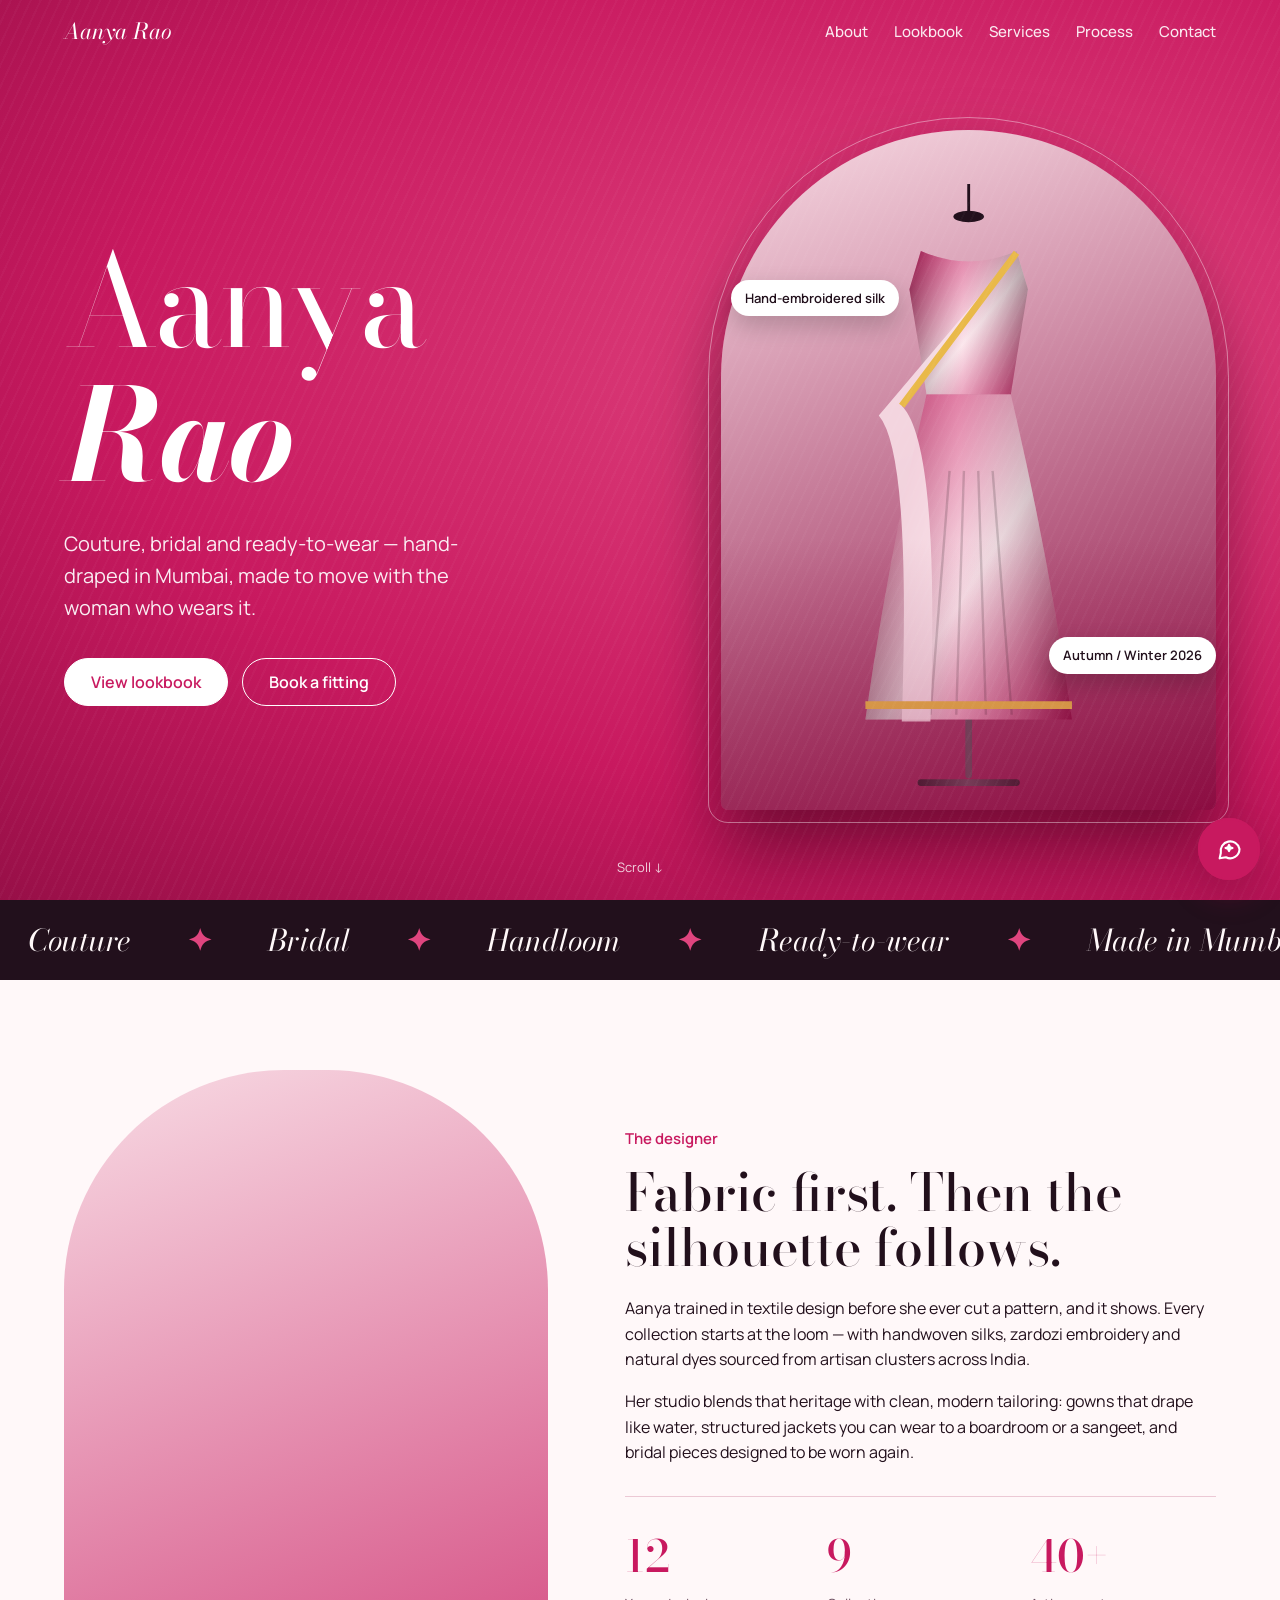
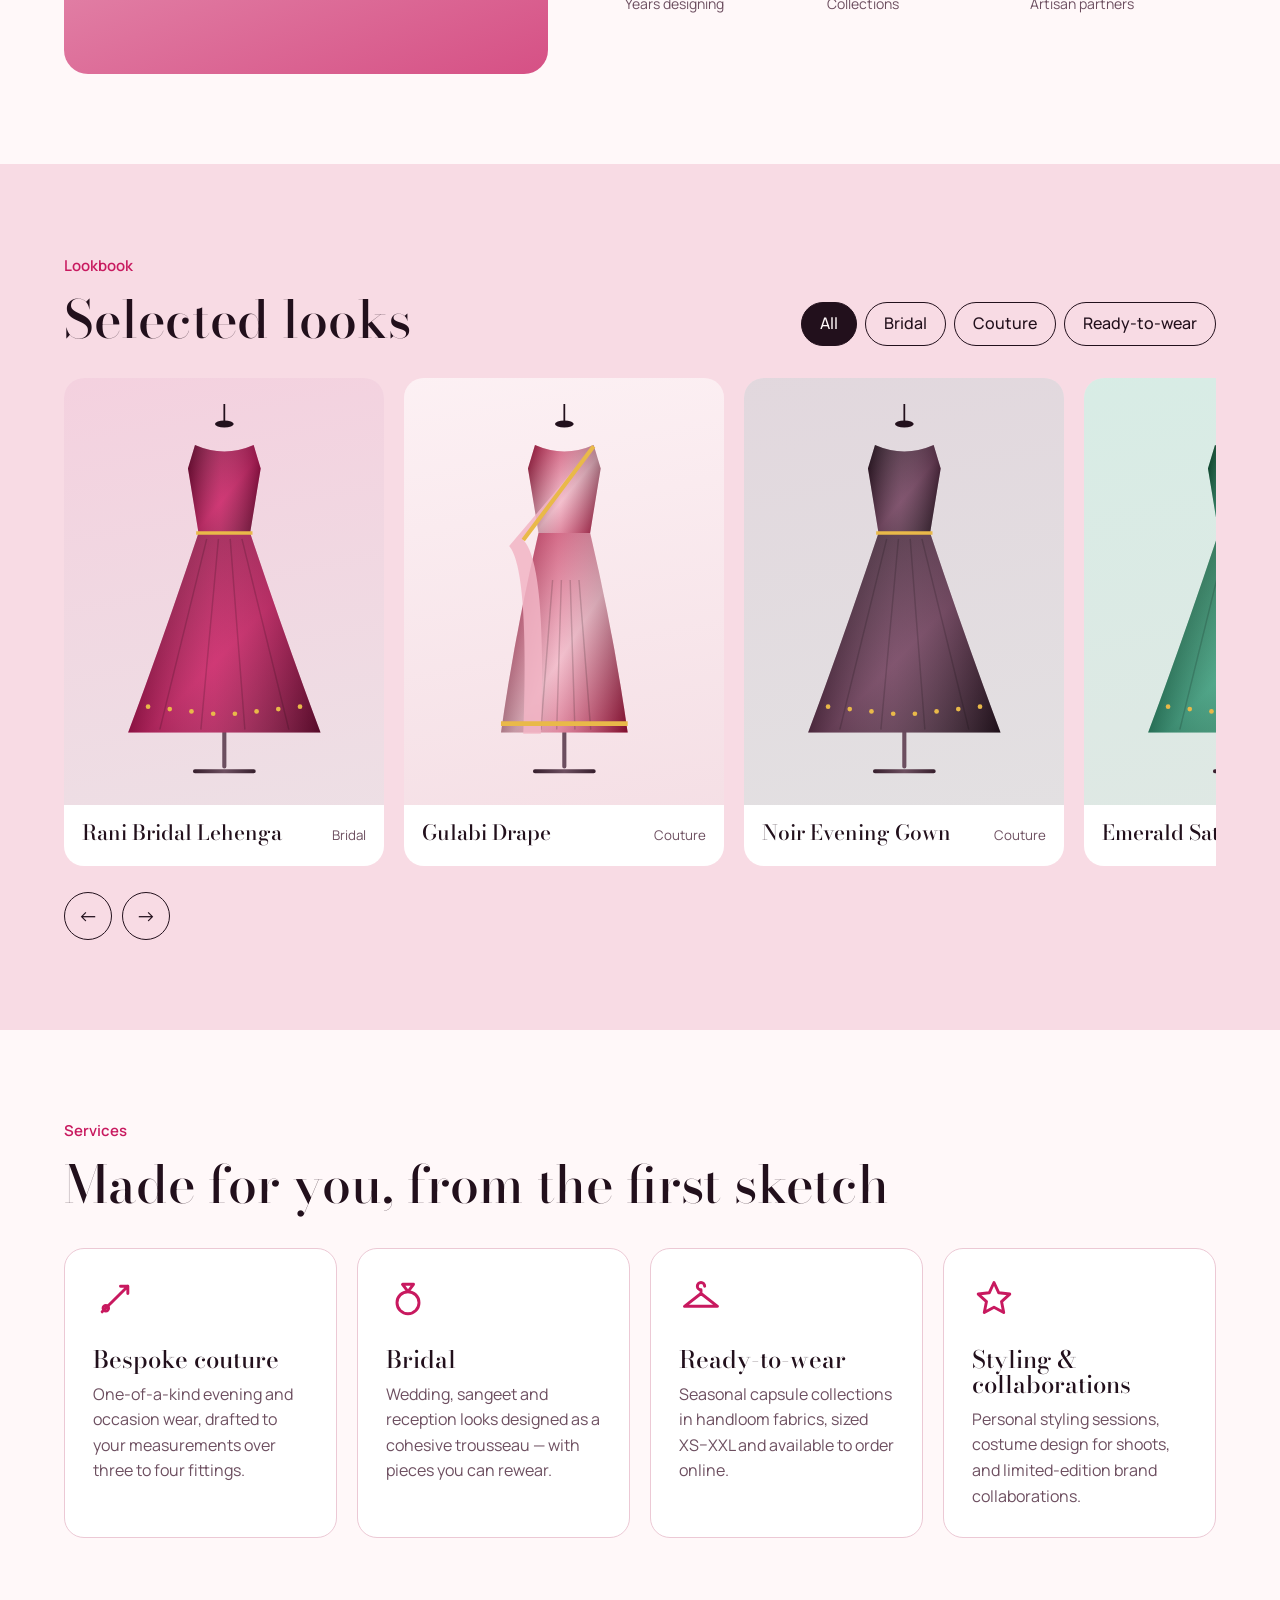
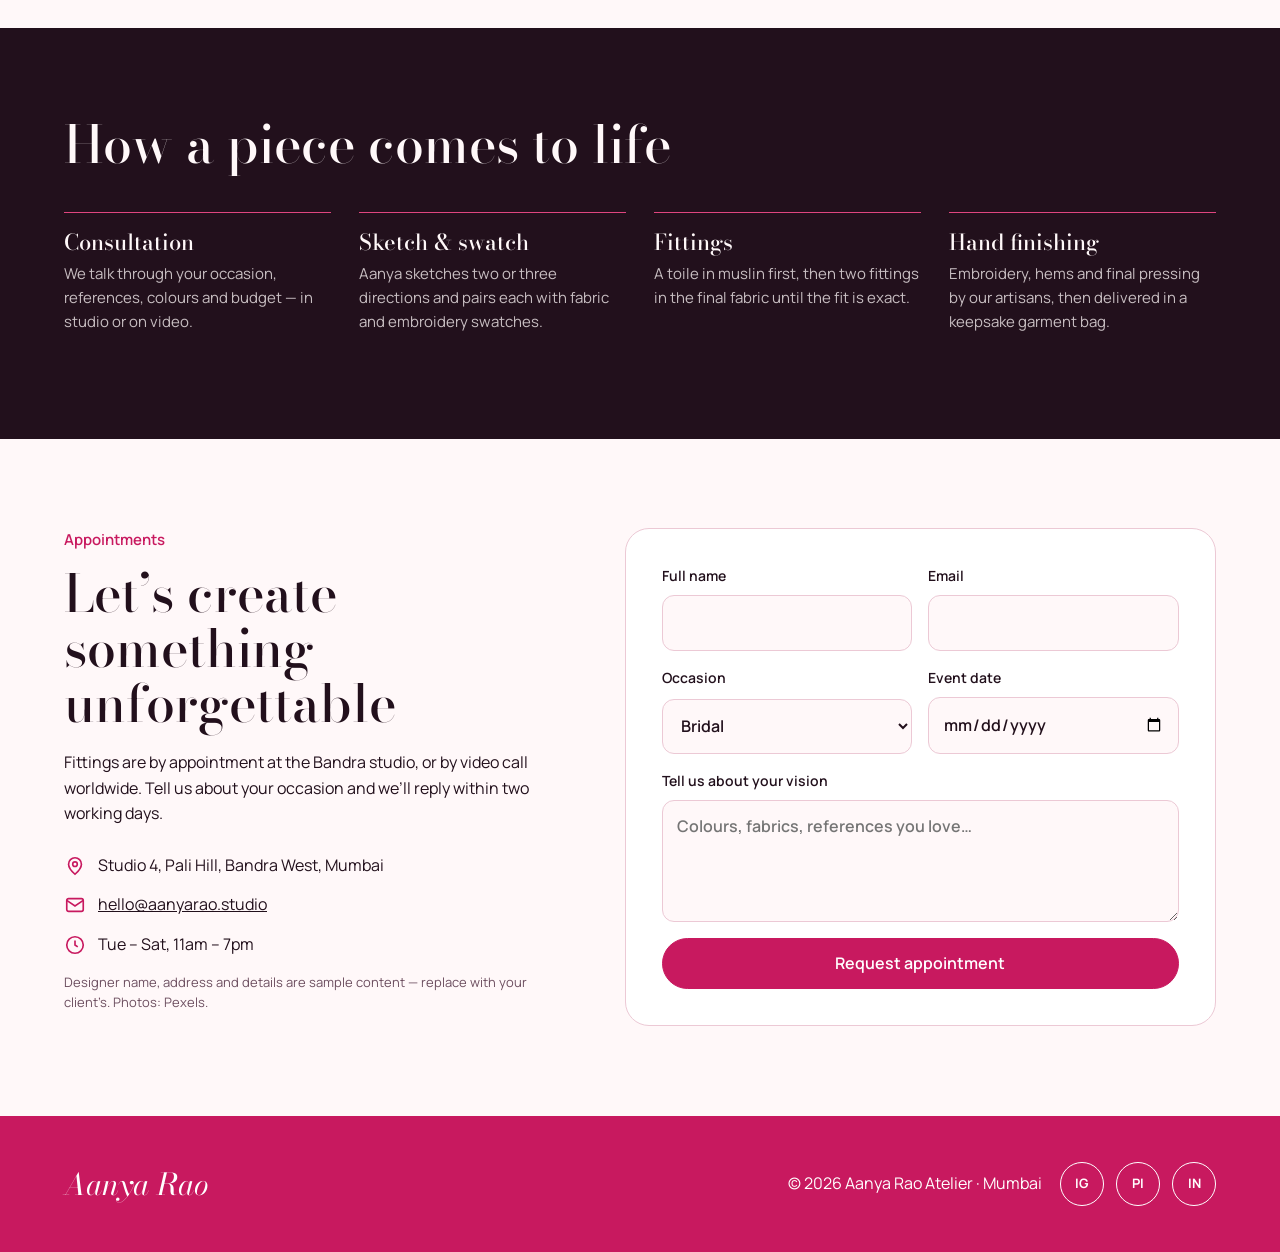
<file: p/index.html>
<!DOCTYPE html>
<html lang="en">
<head>
<meta charset="utf-8">
<meta name="viewport" content="width=device-width, initial-scale=1">
<title>Aanya Rao Atelier</title>
<link rel="preconnect" href="https://fonts.googleapis.com">
<link rel="preconnect" href="https://fonts.gstatic.com" crossorigin>
<link href="https://fonts.googleapis.com/css2?family=Bodoni+Moda:ital,opsz,wght@0,6..96,400..800;1,6..96,400..700&family=Manrope:wght@400;500;600;700&display=swap" rel="stylesheet">
<link rel="stylesheet" href="style.css">
</head>
<body>

<nav id="nav">
  <a class="logo" href="#top">Aanya Rao</a>
  <ul id="links">
    <li><a href="#about">About</a></li>
    <li><a href="#lookbook">Lookbook</a></li>
    <li><a href="#services">Services</a></li>
    <li><a href="#process">Process</a></li>
    <li><a href="#contact">Contact</a></li>
  </ul>
  <button class="menu" id="menu" aria-label="Open menu" aria-expanded="false"><span></span><span></span><span></span></button>
</nav>

<header class="hero" id="top">
  <div class="rv in">
    <h1>Aanya <em>Rao</em></h1>
    <p class="lede">Couture, bridal and ready-to-wear — hand-draped in Mumbai, made to move with the woman who wears it.</p>
    <div class="btns">
      <a class="btn fill" href="#lookbook">View lookbook</a>
      <a class="btn ghost" href="#contact">Book a fitting</a>
    </div>
  </div>
  <div class="stage">
    <div class="frame"><svg id="heroArt" viewBox="0 0 400 640" aria-hidden="true"></svg><img src="https://images.pexels.com/photos/19668292/pexels-photo-19668292.jpeg?auto=compress&cs=tinysrgb&w=1000" alt="Model in a pink silk saree standing in a meadow" fetchpriority="high" onerror="this.remove()"></div>
    <span class="tag t1">Hand-embroidered silk</span>
    <span class="tag t2">Autumn / Winter 2026</span>
  </div>
  <span class="scrollcue">Scroll ↓</span>
</header>

<div class="marq" aria-hidden="true"><div id="mq"></div></div>

<section class="band" id="about">
  <div class="wrap about">
    <div class="portrait rv"><img src="https://images.pexels.com/photos/3984883/pexels-photo-3984883.jpeg?auto=compress&cs=tinysrgb&w=900" alt="Fashion designer holding a sketchbook in her studio" loading="lazy" onerror="this.remove()"></div>
    <div class="rv">
      <span class="kicker">The designer</span>
      <h2>Fabric first. Then the silhouette follows.</h2>
      <p style="margin-top:22px">Aanya trained in textile design before she ever cut a pattern, and it shows. Every collection starts at the loom — with handwoven silks, zardozi embroidery and natural dyes sourced from artisan clusters across India.</p>
      <p>Her studio blends that heritage with clean, modern tailoring: gowns that drape like water, structured jackets you can wear to a boardroom or a sangeet, and bridal pieces designed to be worn again.</p>
      <div class="stats">
        <div><b>12</b><span>Years designing</span></div>
        <div><b>9</b><span>Collections</span></div>
        <div><b>40+</b><span>Artisan partners</span></div>
      </div>
    </div>
  </div>
</section>

<section class="band lb" id="lookbook">
  <div class="wrap">
    <div class="lbhead rv">
      <div><span class="kicker">Lookbook</span><h2>Selected looks</h2></div>
      <div class="filters" id="filters"></div>
    </div>
    <div class="strip" id="strip" tabindex="0" aria-label="Lookbook, use arrow keys to browse"></div>
    <div class="arrows"><button id="prev" aria-label="Previous look">←</button><button id="next" aria-label="Next look">→</button></div>
  </div>
</section>

<section class="band" id="services">
  <div class="wrap">
    <span class="kicker rv">Services</span>
    <h2 class="rv">Made for you, from the first sketch</h2>
    <div class="svc" id="svc"></div>
  </div>
</section>

<section class="band proc" id="process">
  <div class="wrap">
    <h2 class="rv">How a piece comes to life</h2>
    <div class="steps" id="steps"></div>
  </div>
</section>

<section class="band" id="contact">
  <div class="wrap contact">
    <div class="rv">
      <span class="kicker">Appointments</span>
      <h2>Let’s create something unforgettable</h2>
      <p style="margin-top:20px">Fittings are by appointment at the Bandra studio, or by video call worldwide. Tell us about your occasion and we’ll reply within two working days.</p>
      <ul class="info">
        <li><svg viewBox="0 0 24 24" fill="none" stroke="currentColor" stroke-width="1.8"><path d="M12 21s-7-6.2-7-11a7 7 0 0114 0c0 4.8-7 11-7 11z"/><circle cx="12" cy="10" r="2.5"/></svg>Studio 4, Pali Hill, Bandra West, Mumbai</li>
        <li><svg viewBox="0 0 24 24" fill="none" stroke="currentColor" stroke-width="1.8"><rect x="3" y="5" width="18" height="14" rx="2"/><path d="M3 7l9 6 9-6"/></svg><a href="mailto:hello@aanyarao.studio">hello@aanyarao.studio</a></li>
        <li><svg viewBox="0 0 24 24" fill="none" stroke="currentColor" stroke-width="1.8"><circle cx="12" cy="12" r="9"/><path d="M12 7v5l3 2"/></svg>Tue – Sat, 11am – 7pm</li>
      </ul>
      <p class="note">Designer name, address and details are sample content — replace with your client’s. Photos: Pexels.</p>
    </div>
    <form id="form" class="rv" novalidate>
      <div class="row">
        <label>Full name<input id="fname" required autocomplete="name"></label>
        <label>Email<input id="femail" type="email" required autocomplete="email"></label>
      </div>
      <div class="row">
        <label>Occasion<select id="focc"><option>Bridal</option><option>Couture / evening</option><option>Ready-to-wear</option><option>Styling session</option><option>Collaboration</option></select></label>
        <label>Event date<input id="fdate" type="date"></label>
      </div>
      <label>Tell us about your vision<textarea id="fmsg" placeholder="Colours, fabrics, references you love…"></textarea></label>
      <input type="checkbox" id="botcheck" name="botcheck" class="hp" tabindex="-1" autocomplete="off" aria-hidden="true">
      <button class="btn" type="submit">Request appointment</button>
      <div class="ok" id="ok" role="status"></div>
    </form>
  </div>
</section>

<footer>
  <a class="logo" href="#top">Aanya Rao</a>
  <span>© 2026 Aanya Rao Atelier · Mumbai</span>
  <div class="soc"><a href="#contact" aria-label="Instagram">IG</a><a href="#contact" aria-label="Pinterest">PI</a><a href="#contact" aria-label="LinkedIn">IN</a></div>
</footer>

<!-- AI style assistant -->
<button class="fab" id="chatFab" aria-label="Chat with the style assistant" aria-expanded="false" aria-controls="chat">
  <svg class="i-chat" viewBox="0 0 24 24" fill="none" stroke="currentColor" stroke-width="1.8" stroke-linecap="round" stroke-linejoin="round" aria-hidden="true"><path d="M21 12a8 8 0 01-11.6 7.1L4 20l1-4.6A8 8 0 1121 12z"/><path d="M12 8.5l.9 2 2.1.6-2.1.7-.9 2-.9-2-2.1-.7 2.1-.6z" fill="currentColor"/></svg>
  <svg class="i-x" viewBox="0 0 24 24" fill="none" stroke="currentColor" stroke-width="2" stroke-linecap="round" aria-hidden="true"><path d="M6 6l12 12M18 6L6 18"/></svg>
</button>
<section class="chat" id="chat" role="dialog" aria-label="Style assistant">
  <header class="chat-h">
    <span class="av" aria-hidden="true">AR</span>
    <div><b>Style assistant</b><small>AI · usually replies instantly</small></div>
    <button id="chatClose" aria-label="Close chat">×</button>
  </header>
  <div class="chat-log" id="chatLog" aria-live="polite"></div>
  <div class="chat-sugg" id="chatSugg">
    <button type="button">How long does bridal take?</button>
    <button type="button">What fabrics do you use?</button>
    <button type="button">How do I book a fitting?</button>
  </div>
  <form class="chat-f" id="chatForm">
    <input id="chatIn" placeholder="Ask about outfits, fittings…" autocomplete="off" maxlength="500" aria-label="Your message">
    <button aria-label="Send"><svg viewBox="0 0 24 24" fill="none" stroke="currentColor" stroke-width="2" stroke-linecap="round" stroke-linejoin="round"><path d="M5 12h14M13 6l6 6-6 6"/></svg></button>
  </form>
</section>

<div class="lbx" id="lbx" role="dialog" aria-modal="true" aria-labelledby="lbt">
  <button class="x" id="lbclose" aria-label="Close">×</button>
  <div class="box"><div class="pic" id="lbpic"></div><div class="txt" id="lbtxt"></div></div>
</div>

<script src="script.js" defer></script>
</body>
</html>
</file>
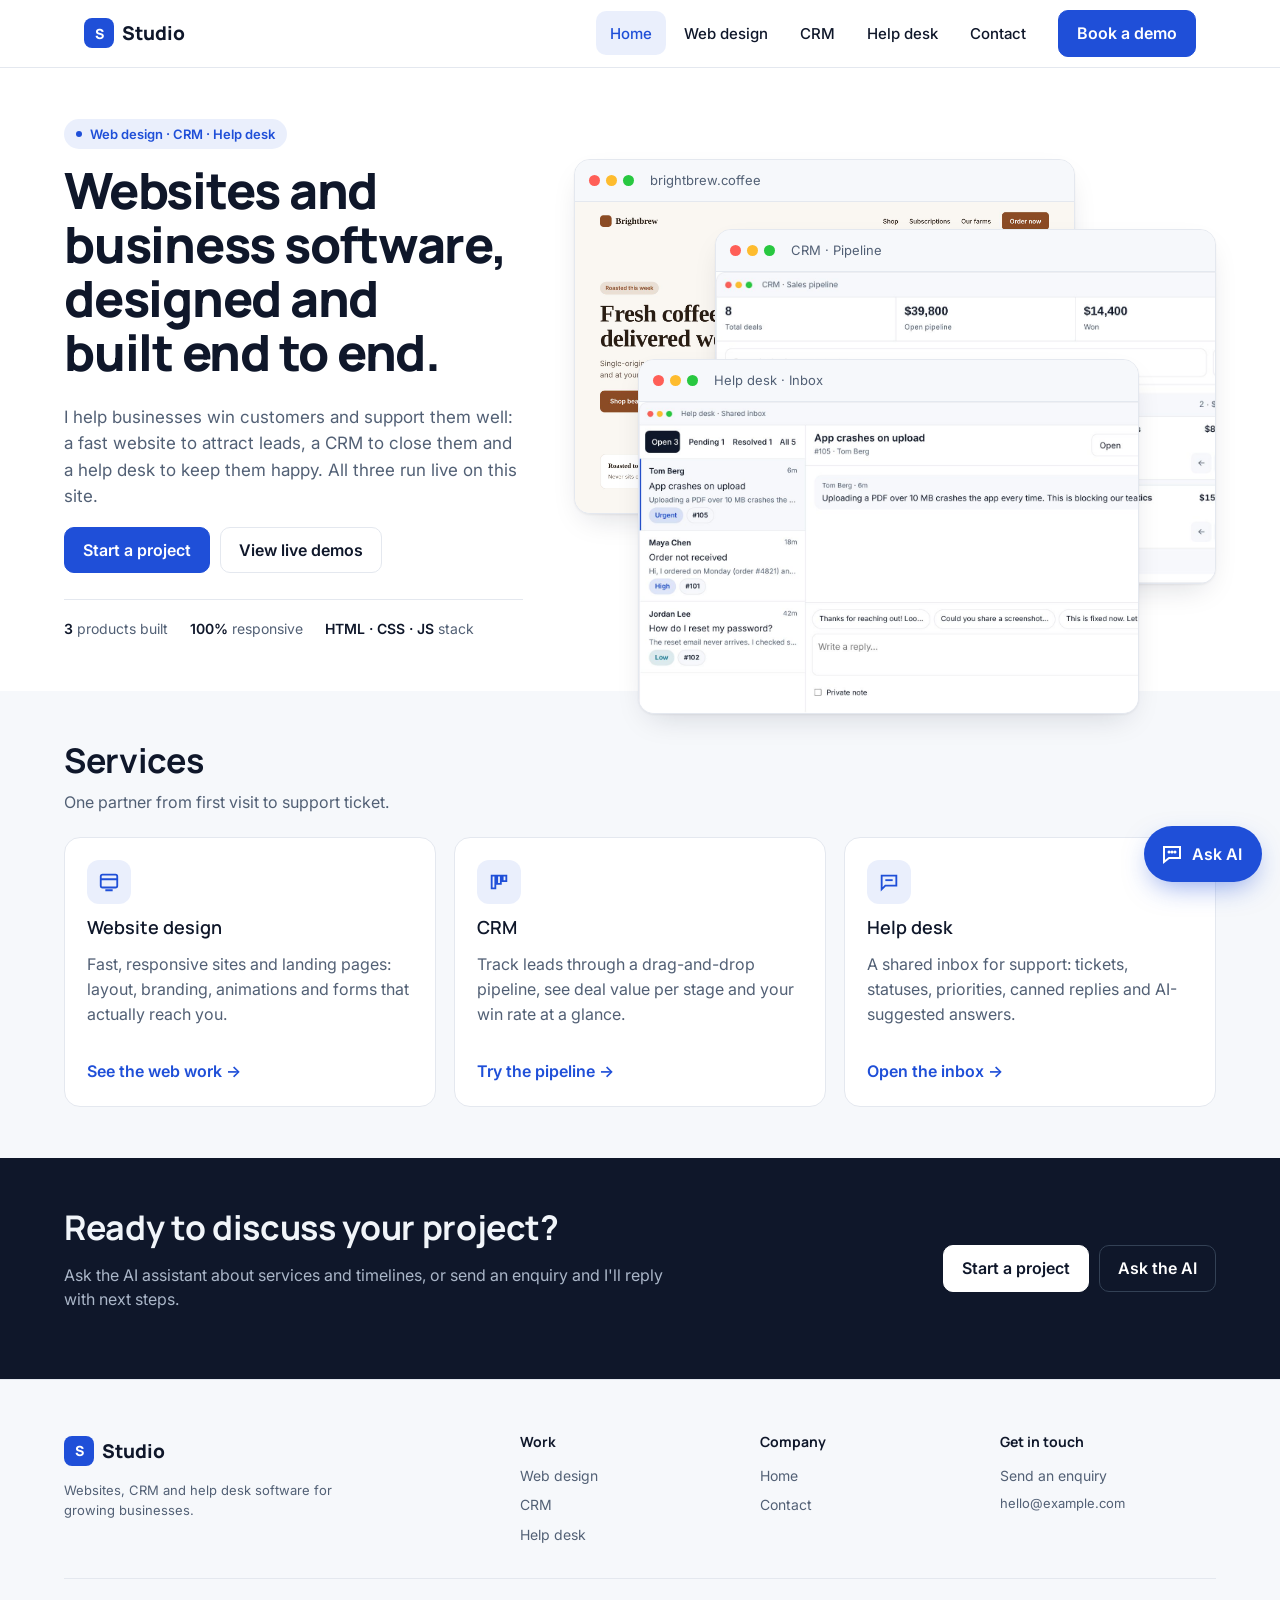
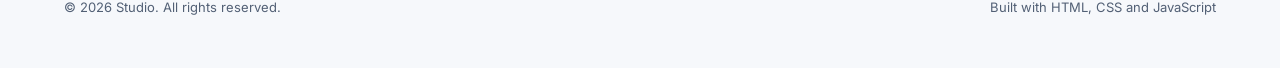
<file: q/index.html>
<!DOCTYPE html>
<html lang="en">
<head>
<meta charset="utf-8">
<meta name="viewport" content="width=device-width,initial-scale=1">
<title>Studio Portfolio</title>
<link rel="preconnect" href="https://fonts.googleapis.com">
<link href="https://fonts.googleapis.com/css2?family=Manrope:wght@600;700;800&family=Inter:wght@400;500;600&display=swap" rel="stylesheet">
<style>
/* VOICE: professional software studio, calm, precise, trustworthy
   IDEA: a product showroom: every page opens on a working product, like a SaaS vendor's site
   PICTURE: live CRM pipeline, live help-desk inbox, layered app windows, device frames
   COLOUR and TYPE: white ground, ink #0f172a, one blue #1f4fd8, slate greys; Manrope + Inter
   LAYOUT: sticky nav with CTA, hero with product window, case-study rows, multi-column footer */
:root{color-scheme:light dark;
--bg:light-dark(#ffffff,#0d1117);--bg2:light-dark(#f6f8fb,#151a22);--card:light-dark(#ffffff,#171c25);
--ink:light-dark(#0f172a,#e8ecf3);--mute:light-dark(#526075,#9aa6b8);--line:light-dark(#e4e8ef,#262d39);
--acc:light-dark(#1f4fd8,#5b8cff);--acc2:light-dark(#0e7490,#38bdf8);--ok:light-dark(#0f8a4f,#43c98a);--warn:light-dark(#b86e00,#f0b14a);
--sh:0 1px 2px rgb(15 23 42/.05),0 12px 32px -12px rgb(15 23 42/.18)}
:root[data-theme=light]{color-scheme:light}:root[data-theme=dark]{color-scheme:dark}
*{box-sizing:border-box;min-width:0}
html{scroll-padding-top:72px}
body{margin:0;background:var(--bg);color:var(--ink);font:16px/1.55 Inter,system-ui,sans-serif;overflow-x:clip}
h1,h2,h3{font-family:Manrope,Inter,sans-serif;line-height:1.08;margin:0 0 .5em;text-wrap:balance}
h1{font-size:clamp(34px,4.6vw,50px);font-weight:800;letter-spacing:-.025em}
h2{font-size:clamp(26px,3.2vw,34px);font-weight:700;letter-spacing:-.01em}
h3{font-size:18px;font-weight:600}
p{margin:0 0 1em;max-width:62ch}
a{color:inherit}
button,input,select,textarea{font:inherit;color:inherit}
button{cursor:pointer}
:focus-visible{outline:3px solid var(--acc2);outline-offset:2px}
.wrap{max-width:1240px;margin:0 auto}
.band{padding:clamp(28px,4vw,64px) max(5vw,16px)}
.alt{background:var(--bg2)}
.dark{background:#0f172a;color:#f1f5f9}.dark .mute{color:#aab6c8}.dark .btn{background:transparent;color:#fff;border-color:#334155}.dark .btn.p{background:#fff;color:#0f172a;border-color:#fff}
.mute{color:var(--mute)}
.small{font-size:13px}
.win img{display:block;width:100%;height:auto}
.stack3 .win img{aspect-ratio:16/10;object-fit:cover;object-position:top left}
.gallery{display:grid;grid-template-columns:repeat(auto-fit,minmax(min(100%,300px),1fr));gap:20px;margin-top:22px}
.gallery figure{margin:0;border-radius:16px;overflow:hidden;border:1px solid var(--line);background:var(--card);box-shadow:var(--sh);transition:transform .3s}
.gallery figure:hover{transform:translateY(-4px)}
.gallery img{display:block;width:100%;aspect-ratio:16/10;object-fit:cover}
.gallery figcaption{padding:14px 16px;display:grid;gap:2px}.gallery figcaption b{font:700 16px Manrope,sans-serif}
.shot{margin-top:22px}
/* nav */
nav.top{position:sticky;top:0;z-index:40;background:color-mix(in srgb,var(--bg) 88%,transparent);backdrop-filter:blur(10px);border-bottom:1px solid var(--line)}
nav.top .wrap{display:flex;align-items:center;gap:12px;padding:10px max(5vw,16px);flex-wrap:wrap}
.brand{font:800 19px Manrope,sans-serif;text-decoration:none;display:flex;align-items:center;gap:8px;margin-right:auto}
.brand i{width:30px;height:30px;border-radius:8px;background:var(--acc);display:grid;place-items:center;color:#fff;font-style:normal;font-size:14px}
.links{display:flex;gap:4px;flex-wrap:wrap}
.links a{text-decoration:none;padding:10px 14px;border-radius:10px;font-weight:500;font-size:15px;min-height:44px;display:flex;align-items:center}
.links a:hover{background:var(--bg2)}
.links a[aria-current=page]{color:var(--acc);background:color-mix(in srgb,var(--acc) 9%,transparent)}
.navcta{margin-left:6px}
.btn{display:inline-flex;align-items:center;justify-content:center;gap:8px;min-height:44px;padding:10px 18px;border-radius:10px;transition:background .2s,transform .2s;border:1px solid var(--line);background:var(--card);font-weight:600;text-decoration:none}
.btn.p{background:var(--acc);border-color:var(--acc);color:#fff}
.btn.k{background:var(--ink);border-color:var(--ink);color:var(--bg)}
.btn:hover{filter:brightness(1.08)}
.row{display:flex;gap:10px;flex-wrap:wrap;align-items:center}
/* hero */
.hero{display:grid;grid-template-columns:minmax(0,5fr) minmax(0,7fr);gap:clamp(24px,4vw,56px);align-items:center}
.hero.rev{grid-template-columns:minmax(0,1fr)}
.kick{display:inline-flex;gap:8px;align-items:center;font-size:13px;font-weight:600;color:var(--acc);margin-bottom:14px;padding:5px 12px;border-radius:999px;background:color-mix(in srgb,var(--acc) 9%,transparent)}
.kick b{width:6px;height:6px;border-radius:50%;background:var(--acc)}
.trust{display:flex;gap:8px 22px;flex-wrap:wrap;margin-top:26px;padding-top:18px;border-top:1px solid var(--line);font-size:14px;color:var(--mute)}
.trust b{color:var(--ink);font-weight:600}
.lead{font-size:17px;color:var(--mute)}
/* window chrome */
.win{background:var(--card);border:1px solid var(--line);border-radius:16px;box-shadow:var(--sh);overflow:hidden}
.bar{display:flex;align-items:center;gap:6px;padding:10px 14px;border-bottom:1px solid var(--line);background:var(--bg2);font-size:13px;color:var(--mute)}
.bar s{width:11px;height:11px;border-radius:50%;background:#ff5f57;text-decoration:none}.bar s+s{background:#febc2e}.bar s+s+s{background:#28c840}
.bar span{margin-left:10px;overflow:hidden;text-overflow:ellipsis;white-space:nowrap}
/* stacked showcase */
.stack3{position:relative;min-height:440px}
.stack3 .win{position:absolute;width:78%;transition:transform .5s}
.stack3 .w1{left:0;top:0}
.stack3 .w2{right:0;top:70px;z-index:2}
.stack3 .w3{left:10%;top:200px;z-index:3}
.stack3:hover .w1{transform:translateY(-6px)}
.stack3:hover .w2{transform:translateY(-3px)}
.mini{padding:14px;display:grid;gap:8px;font-size:13px}
.sk{height:10px;border-radius:6px;background:var(--line)}
.chips{display:flex;gap:6px;flex-wrap:wrap}
.chip{font-size:12px;font-weight:600;padding:4px 10px;border-radius:999px;background:var(--bg2);border:1px solid var(--line);white-space:nowrap}
.chip.o{background:color-mix(in srgb,var(--acc) 14%,transparent);color:var(--acc);border-color:transparent}
.chip.b{background:color-mix(in srgb,var(--acc2) 14%,transparent);color:var(--acc2);border-color:transparent}
.chip.g{background:color-mix(in srgb,var(--ok) 14%,transparent);color:var(--ok);border-color:transparent}
.chip.y{background:color-mix(in srgb,var(--warn) 16%,transparent);color:var(--warn);border-color:transparent}
/* cards */
.grid3{display:grid;grid-template-columns:repeat(auto-fit,minmax(min(100%,260px),1fr));gap:18px}
.card{background:var(--card);border:1px solid var(--line);border-radius:16px;padding:22px;display:flex;flex-direction:column;gap:6px}
.card .ic{width:44px;height:44px;border-radius:12px;display:grid;place-items:center;background:var(--bg2);margin-bottom:8px}
.card .ic{background:color-mix(in srgb,var(--acc) 9%,transparent)}.card .ic svg{width:22px;height:22px;stroke:var(--acc);fill:none;stroke-width:2}
.card a.more{margin-top:auto;font-weight:600;color:var(--acc);text-decoration:none;padding-top:10px}
.stats{display:grid;grid-template-columns:repeat(auto-fit,minmax(min(100%,150px),1fr));gap:14px}
.stat{padding:16px;border-radius:14px;background:var(--card);border:1px solid var(--line)}
.stat b{display:block;font:700 clamp(22px,3vw,30px) Manrope,sans-serif;white-space:nowrap}
.stat span{font-size:13px;color:var(--mute)}
/* web page */
.devices{display:grid;grid-template-columns:minmax(0,3fr) minmax(0,1fr);gap:18px;align-items:center}
.site{--t:#1f4fd8;padding:0}
.site .sh{padding:28px;background:linear-gradient(135deg,var(--t),color-mix(in srgb,var(--t) 55%,#000));color:#fff;min-height:220px;display:flex;flex-direction:column;justify-content:flex-end;gap:8px}
.site .sh h3{font-size:clamp(20px,2.6vw,28px);margin:0}
.site .sb{display:grid;grid-template-columns:repeat(3,minmax(0,1fr));gap:10px;padding:16px}
.site .sb div{height:70px;border-radius:10px;background:var(--bg2)}
.phone{border:8px solid #121212;border-radius:30px;overflow:hidden;background:var(--card);box-shadow:var(--sh);aspect-ratio:9/18}
.phone .sh{min-height:55%;padding:16px}.phone .sh h3{font-size:16px}
.picker{display:flex;gap:10px;flex-wrap:wrap;margin-top:16px}
.sw{width:44px;height:44px;border-radius:50%;border:3px solid var(--bg);outline:1px solid var(--line)}
.sw[aria-pressed=true]{outline:3px solid var(--ink)}
.process{display:grid;grid-template-columns:repeat(auto-fit,minmax(min(100%,210px),1fr));gap:14px;counter-reset:s}
.process div{padding:18px;border-left:3px solid var(--acc);background:var(--card);border-radius:0 12px 12px 0}
.meter{height:10px;border-radius:6px;background:var(--line);overflow:hidden}.meter i{display:block;height:100%;background:var(--acc2);border-radius:6px}
.mrow{display:grid;grid-template-columns:9em minmax(0,1fr) 3em;gap:12px;align-items:center;font-size:14px;margin:10px 0}
.mrow em{font-style:normal;text-align:right;font-variant-numeric:tabular-nums}
/* CRM */
.tools{display:flex;gap:10px;flex-wrap:wrap;padding:12px 14px;border-bottom:1px solid var(--line)}
.tools input,.tools select{min-height:44px;padding:8px 12px;border:1px solid var(--line);border-radius:10px;background:var(--bg);font-size:16px}
.tools input{flex:1 1 160px}
.board{display:grid;grid-template-columns:repeat(4,minmax(220px,1fr));gap:12px;padding:14px;overflow-x:auto}
.col{background:var(--bg2);border-radius:12px;padding:10px;min-height:300px;display:flex;flex-direction:column;gap:8px}
.col.over{outline:2px dashed var(--acc2)}
.col h4{margin:0 0 4px;font:600 14px Manrope,sans-serif;display:flex;justify-content:space-between;gap:6px}
.col h4 span{color:var(--mute);font-weight:500;white-space:nowrap}
.deal{background:var(--card);border:1px solid var(--line);border-radius:10px;padding:10px 12px;cursor:grab;font-size:14px;display:grid;gap:4px}
.deal:active{cursor:grabbing}
.deal .t{display:flex;justify-content:space-between;gap:8px;font-weight:600}
.deal .t em{font-style:normal;white-space:nowrap;font-variant-numeric:tabular-nums}
.deal .f{display:flex;justify-content:space-between;align-items:center;gap:6px;color:var(--mute);font-size:12px}
.deal .f button{border:0;background:var(--bg2);border-radius:8px;min-width:34px;min-height:34px;font-size:14px}
.empty{color:var(--mute);font-size:13px;text-align:center;padding:20px 6px;border:1px dashed var(--line);border-radius:10px}
.crmstats{display:grid;grid-template-columns:repeat(4,minmax(0,1fr));gap:1px;background:var(--line);border-bottom:1px solid var(--line)}
.crmstats div{background:var(--card);padding:12px 14px}
.crmstats b{display:block;font:700 20px Manrope,sans-serif;white-space:nowrap}.crmstats span{font-size:12px;color:var(--mute)}
dialog{border:1px solid var(--line);border-radius:16px;background:var(--card);color:var(--ink);padding:22px;width:min(420px,92vw)}
dialog::backdrop{background:rgb(0 0 0/.45)}
/* Desk */
.desk{display:grid;grid-template-columns:minmax(0,300px) minmax(0,1fr);min-height:520px}
.tlist{border-right:1px solid var(--line);display:flex;flex-direction:column}
.tabs{display:flex;gap:4px;padding:10px;border-bottom:1px solid var(--line);overflow-x:auto}
.tabs button{border:0;background:none;padding:8px 12px;border-radius:8px;min-height:40px;font-weight:500;font-size:14px;white-space:nowrap}
.tabs button[aria-pressed=true]{background:var(--ink);color:var(--bg)}
.tickets{overflow-y:auto;max-height:520px}
.tk{display:grid;gap:3px;padding:12px 14px;border-bottom:1px solid var(--line);cursor:pointer;width:100%;text-align:left;background:none;border-left:3px solid transparent;border-top:0;border-right:0}
.tk[aria-selected=true]{background:var(--bg2);border-left-color:var(--acc)}
.tk .a{display:flex;justify-content:space-between;gap:8px;font-weight:600;font-size:14px}
.tk .a time{font-weight:400;color:var(--mute);font-size:12px;white-space:nowrap}
.tk .s{font-size:13px;color:var(--mute);overflow:hidden;text-overflow:ellipsis;white-space:nowrap}
.conv{display:flex;flex-direction:column;min-height:520px}
.chead{padding:14px 16px;border-bottom:1px solid var(--line);display:flex;justify-content:space-between;gap:10px;flex-wrap:wrap;align-items:center}
.chead h3{margin:0}
.chead select{min-height:40px;border:1px solid var(--line);border-radius:10px;background:var(--bg);padding:6px 10px;font-size:15px}
.msgs{flex:1;padding:16px;display:flex;flex-direction:column;gap:12px;overflow-y:auto;max-height:380px}
.m{max-width:80%;padding:10px 14px;border-radius:14px;font-size:15px;background:var(--bg2)}
.m small{display:block;font-size:12px;color:var(--mute);margin-bottom:2px}
.m.me{align-self:flex-end;background:color-mix(in srgb,var(--acc2) 14%,var(--card))}
.m.note{align-self:center;background:color-mix(in srgb,var(--warn) 14%,var(--card));font-size:13px}
.reply{border-top:1px solid var(--line);padding:12px;display:grid;gap:8px}
.reply textarea{width:100%;min-height:76px;border:1px solid var(--line);border-radius:10px;padding:10px;background:var(--bg);resize:vertical;font-size:16px}
.canned{display:flex;gap:6px;flex-wrap:wrap}
.canned button{border:1px solid var(--line);background:var(--card);border-radius:999px;padding:6px 12px;font-size:13px;min-height:36px}
/* contact */
.cgrid{display:grid;grid-template-columns:minmax(0,6fr) minmax(0,5fr);gap:clamp(20px,4vw,48px);align-items:start}
form.f{display:grid;gap:14px}
.fl{display:grid;gap:6px}
.fl label{font-weight:600;font-size:14px}
.fl input,.fl select,.fl textarea{min-height:48px;padding:10px 14px;border:1px solid var(--line);border-radius:12px;background:var(--card);font-size:16px}
.fl textarea{min-height:120px;resize:vertical}
.fl .err{color:var(--acc);font-size:13px;min-height:1em}
.two{display:grid;grid-template-columns:repeat(2,minmax(0,1fr));gap:14px}
.seg{display:flex;flex-wrap:wrap;gap:8px}
.seg label{display:flex;align-items:center;gap:8px;padding:10px 14px;border:1px solid var(--line);border-radius:12px;min-height:44px;font-weight:500;cursor:pointer;background:var(--card)}
.seg input{accent-color:var(--acc);width:18px;height:18px}
.seg label:has(input:checked){border-color:var(--acc);background:color-mix(in srgb,var(--acc) 8%,var(--card))}
.ok{padding:16px;border-radius:12px;background:color-mix(in srgb,var(--ok) 12%,var(--card));border:1px solid color-mix(in srgb,var(--ok) 40%,transparent)}
.lead-row{display:grid;gap:2px;padding:12px 0;border-bottom:1px solid var(--line);font-size:14px}
/* bot */
.fab{position:fixed;right:18px;bottom:18px;z-index:60;height:56px;padding:0 20px 0 16px;border-radius:999px;border:0;background:var(--acc);color:#fff;box-shadow:0 10px 28px -8px rgb(31 79 216/.55);display:flex;align-items:center;gap:8px;font-weight:600}
.fab svg{width:24px;height:24px}
.bot{position:fixed;right:18px;bottom:92px;z-index:60;width:min(380px,calc(100vw - 24px));height:min(540px,calc(100vh - 120px));display:none;flex-direction:column}
.bot.open{display:flex}
.bot .bar{justify-content:space-between;color:var(--ink);font-weight:600}
.bot .bar button{border:0;background:none;min-width:40px;min-height:40px;font-size:20px}
.bmsgs{flex:1;overflow-y:auto;padding:14px;display:flex;flex-direction:column;gap:10px}
.bmsgs .m{max-width:88%;white-space:pre-wrap}
.bsug{display:flex;gap:6px;flex-wrap:wrap;padding:0 14px 8px}
.bsug button{border:1px solid var(--line);background:var(--card);border-radius:999px;padding:6px 12px;font-size:13px;min-height:36px}
.bform{display:flex;gap:8px;padding:10px;border-top:1px solid var(--line)}
.bform input{flex:1;min-height:44px;border:1px solid var(--line);border-radius:12px;padding:8px 12px;background:var(--bg);font-size:16px}
footer{border-top:1px solid var(--line);background:var(--bg2)}
.fcols{display:grid;grid-template-columns:minmax(0,2fr) repeat(3,minmax(0,1fr));gap:24px}
.fcols h4{font:700 14px Manrope,sans-serif;margin:0 0 10px}.fcols a{display:block;text-decoration:none;color:var(--mute);padding:4px 0;font-size:14px}.fcols a:hover{color:var(--acc)}.fcols .brand{display:flex;color:var(--ink);font-size:19px}
.fbot{display:flex;justify-content:space-between;gap:12px;flex-wrap:wrap;margin-top:28px;padding-top:18px;border-top:1px solid var(--line);font-size:13px;color:var(--mute)}
.case{display:grid;grid-template-columns:repeat(auto-fit,minmax(min(100%,240px),1fr));gap:18px}
.case>div{padding:22px;border-radius:14px;background:var(--card);border:1px solid var(--line)}
.case h3{font-size:13px;font-weight:700;color:var(--acc);margin-bottom:8px}
.case ul{margin:0;padding-left:18px;color:var(--mute)}.case li{margin:4px 0}
.tech{display:flex;gap:8px;flex-wrap:wrap;margin-top:6px}
.view{display:none}.view.on{display:block;animation:rise .45s ease}
@keyframes rise{from{opacity:0;transform:translateY(10px)}}
@media(prefers-reduced-motion:reduce){*{animation:none!important;transition:none!important}}
@media(max-width:900px){.fcols{grid-template-columns:repeat(2,minmax(0,1fr))}.navcta{display:none}.hero,.cgrid{grid-template-columns:minmax(0,1fr)}.desk{grid-template-columns:minmax(0,1fr)}.tlist{border-right:0;border-bottom:1px solid var(--line)}.tickets{max-height:260px}.crmstats{grid-template-columns:repeat(2,minmax(0,1fr))}}
@media(max-width:600px){.stack3{min-height:380px}.stack3 .win{width:90%}.stack3 .w3{left:4%;top:180px}.devices{grid-template-columns:minmax(0,1fr)}.phone{display:none}.two{grid-template-columns:minmax(0,1fr)}.mrow{grid-template-columns:7em minmax(0,1fr) 3em}.links a{padding:8px 10px;font-size:14px}.m{max-width:92%}}
</style>
</head>
<body>
<nav class="top"><div class="wrap">
  <a class="brand" href="#home"><i>S</i><span id="brandName">Studio</span></a>
  <div class="links" id="links">
    <a href="#home">Home</a><a href="#web">Web design</a><a href="#crm">CRM</a><a href="#desk">Help desk</a><a href="#contact">Contact</a>
  </div>
  <a class="btn p navcta" href="#contact">Book a demo</a>
</div></nav>

<main>
<!-- HOME -->
<section class="view" id="v-home">
  <div class="band"><div class="wrap hero">
    <div>
      <div class="kick"><b></b>Web design · CRM · Help desk</div>
      <h1>Websites and business software, designed and built end to end.</h1>
      <p class="lead">I help businesses win customers and support them well: a fast website to attract leads, a CRM to close them and a help desk to keep them happy. All three run live on this site.</p>
      <div class="row"><a class="btn p" href="#contact">Start a project</a><a class="btn" href="#crm">View live demos</a></div>
      <div class="trust"><span><b>3</b> products built</span><span><b>100%</b> responsive</span><span><b>HTML · CSS · JS</b> stack</span></div>
    </div>
    <div class="stack3">
      <div class="win w1"><div class="bar"><s></s><s></s><s></s><span>brightbrew.coffee</span></div><img src="images/site-coffee.jpg" alt="Brightbrew coffee website design" loading="eager"></div>
      <div class="win w2"><div class="bar"><s></s><s></s><s></s><span>CRM · Pipeline</span></div><img src="images/crm.jpg" alt="CRM sales pipeline screen"></div>
      <div class="win w3"><div class="bar"><s></s><s></s><s></s><span>Help desk · Inbox</span></div><img src="images/desk.jpg" alt="Help desk inbox screen"></div>
    </div>
  </div></div>
  <div class="band alt"><div class="wrap">
    <h2>Services</h2><p class="mute" style="margin-top:-6px;margin-bottom:22px">One partner from first visit to support ticket.</p>
    <div class="grid3">
      <div class="card"><div class="ic"><svg viewBox="0 0 24 24"><rect x="3" y="4" width="18" height="14" rx="2"/><path d="M3 9h18M8 21h8"/></svg></div>
        <h3>Website design</h3><p class="mute">Fast, responsive sites and landing pages: layout, branding, animations and forms that actually reach you.</p><a class="more" href="#web">See the web work →</a></div>
      <div class="card"><div class="ic"><svg viewBox="0 0 24 24"><path d="M4 5h4v14H4zM10 5h4v9h-4zM16 5h4v6h-4z"/></svg></div>
        <h3>CRM</h3><p class="mute">Track leads through a drag-and-drop pipeline, see deal value per stage and your win rate at a glance.</p><a class="more" href="#crm">Try the pipeline →</a></div>
      <div class="card"><div class="ic"><svg viewBox="0 0 24 24"><path d="M4 5h16v11H8l-4 4z"/><path d="M8 10h8"/></svg></div>
        <h3>Help desk</h3><p class="mute">A shared inbox for support: tickets, statuses, priorities, canned replies and AI-suggested answers.</p><a class="more" href="#desk">Open the inbox →</a></div>
    </div>
  </div></div>
  <div class="band dark"><div class="wrap hero" style="grid-template-columns:minmax(0,1fr) auto">
    <div><h2>Ready to discuss your project?</h2><p class="mute">Ask the AI assistant about services and timelines, or send an enquiry and I'll reply with next steps.</p></div>
    <div class="row"><a class="btn p" href="#contact">Start a project</a><button class="btn" type="button" data-openbot>Ask the AI</button></div>
  </div></div>
</section>

<!-- WEB -->
<section class="view" id="v-web">
  <div class="band"><div class="wrap">
    <div class="kick"><b></b>Website design and development</div>
    <h1>Websites that look sharp on every screen.</h1>
    <p class="lead">Pick a brand colour and watch the same design re-theme on desktop and phone. Everything here is HTML, CSS and JavaScript, no page builders.</p>
    <div class="devices" style="margin-top:22px">
      <div class="win"><div class="bar"><s></s><s></s><s></s><span id="siteUrl">brightbrew.coffee</span></div>
        <div class="site" id="siteD"><div class="sh"><span class="small" id="siteTag">Coffee roasters · Est. 2019</span><h3 id="siteH">Fresh coffee, delivered weekly.</h3><div><span class="btn" style="background:#fff;color:#121212;border:0;min-height:38px">Shop beans</span></div></div>
        <div class="sb"><div></div><div></div><div></div></div></div></div>
      <div class="phone site" id="siteM"><div class="sh"><span class="small" id="siteTag2">Coffee roasters</span><h3 id="siteH2">Fresh coffee, delivered weekly.</h3></div>
        <div class="sb" style="grid-template-columns:1fr"><div style="height:44px"></div><div style="height:44px"></div></div></div>
    </div>
    <div class="row" style="margin-top:14px;justify-content:space-between">
      <div class="picker" id="picker" aria-label="Brand colour"></div>
      <div class="picker" id="templates" aria-label="Sample business"></div>
    </div>
  </div></div>
  <div class="band"><div class="wrap">
    <h2>Recent website designs</h2><p class="mute">Landing pages designed and coded for three kinds of business.</p>
    <div class="gallery">
      <figure><img src="images/site-coffee.jpg" alt="Brightbrew coffee subscription website" loading="lazy"><figcaption><b>Brightbrew</b><span class="mute small">Coffee subscription · E-commerce landing page</span></figcaption></figure>
      <figure><img src="images/site-gym.jpg" alt="Pulse Gym fitness website" loading="lazy"><figcaption><b>Pulse Gym</b><span class="mute small">Fitness club · Dark theme, class booking</span></figcaption></figure>
      <figure><img src="images/site-clinic.jpg" alt="CarePoint clinic website" loading="lazy"><figcaption><b>CarePoint</b><span class="mute small">Family clinic · Appointment booking</span></figcaption></figure>
    </div>
    <p class="small mute">Concept designs.</p>
  </div></div>
  <div class="band alt"><div class="wrap">
    <div class="hero" style="grid-template-columns:minmax(0,1fr) minmax(0,1fr);align-items:start">
      <div><h2>How a site gets made</h2>
        <div class="process">
          <div><h3>1. Discover</h3><p class="mute small">Goals, audience and the pages you really need.</p></div>
          <div><h3>2. Design</h3><p class="mute small">Wireframes, then a full visual design you approve.</p></div>
          <div><h3>3. Build</h3><p class="mute small">Responsive code, forms, SEO basics and speed tuning.</p></div>
          <div><h3>4. Launch</h3><p class="mute small">Domain, hosting, analytics and a handover walkthrough.</p></div>
        </div></div>
      <div><h2>Skills</h2><div id="skills"></div><p class="small mute">Self-assessed proficiency.</p></div>
    </div>
  </div></div>
</section>

<!-- CRM -->
<section class="view" id="v-crm">
  <div class="band"><div class="wrap">
    <div class="kick"><b></b>CRM · Live demo</div>
    <h1>Every lead, every deal, one board.</h1>
    <p class="lead">Drag a deal to another stage (or tap the arrow on a phone). Totals and win rate update as you go. Sample data.</p>
  </div></div>
  <div class="band" style="padding-top:0"><div class="wrap win">
    <div class="bar"><s></s><s></s><s></s><span>CRM · Sales pipeline</span></div>
    <div class="crmstats" id="crmStats"></div>
    <div class="tools">
      <input id="crmQ" type="search" placeholder="Search deals or contacts" aria-label="Search deals">
      <select id="crmOwner" aria-label="Owner"><option value="">All owners</option><option>Priya</option><option>Sam</option><option>Leo</option></select>
      <button class="btn p" type="button" id="addDeal">+ New deal</button>
      <button class="btn" type="button" id="resetCrm">Reset</button>
    </div>
    <div class="board" id="board"></div>
  </div></div>
  <div class="band alt"><div class="wrap"><h2>Case study: sales CRM</h2><div class="case">
    <div><h3>Challenge</h3><p class="mute">Leads scattered across spreadsheets, email and chat, with no view of what was about to close.</p></div>
    <div><h3>Solution</h3><ul><li>Visual pipeline with drag-and-drop stages</li><li>Owners, contacts and deal values per card</li><li>Live open value, won value and win rate</li><li>Website enquiries arrive as new leads</li></ul></div>
    <div><h3>Built with</h3><div class="tech"><span class="chip">HTML5</span><span class="chip">CSS Grid</span><span class="chip">JavaScript</span><span class="chip">Drag and drop API</span><span class="chip">Local storage</span></div></div>
  </div></div></div>
  <dialog id="dealDlg"><form method="dialog" class="f" id="dealForm">
    <h3>New deal</h3>
    <div class="fl"><label for="dName">Company</label><input id="dName" required></div>
    <div class="fl"><label for="dContact">Contact</label><input id="dContact" required></div>
    <div class="two"><div class="fl"><label for="dVal">Value ($)</label><input id="dVal" type="number" min="0" step="100" value="2500" required></div>
    <div class="fl"><label for="dOwn">Owner</label><select id="dOwn"><option>Priya</option><option>Sam</option><option>Leo</option></select></div></div>
    <div class="row"><button class="btn p" value="ok">Add deal</button><button class="btn" value="cancel" formnovalidate>Cancel</button></div>
  </form></dialog>
</section>

<!-- DESK -->
<section class="view" id="v-desk">
  <div class="band"><div class="wrap">
    <div class="kick"><b></b>Help desk · Live demo</div>
    <h1>A support inbox your team will actually enjoy.</h1>
    <p class="lead">Open a ticket, change its status, reply with a canned answer or let the AI draft one. Built in the style of Libredesk. Sample data.</p>
  </div></div>
  <div class="band" style="padding-top:0"><div class="wrap win">
    <div class="bar"><s></s><s></s><s></s><span>Help desk · Shared inbox</span></div>
    <div class="desk">
      <div class="tlist">
        <div class="tabs" id="tTabs"></div>
        <div class="tickets" id="tickets" role="listbox" aria-label="Tickets"></div>
      </div>
      <div class="conv" id="conv"></div>
    </div>
  </div></div>
  <div class="band alt"><div class="wrap"><h2>Case study: help desk</h2><div class="case">
    <div><h3>Challenge</h3><p class="mute">Support requests lost in a shared mailbox, with no owner, priority or record of the answer.</p></div>
    <div><h3>Solution</h3><ul><li>Open, pending and resolved queues</li><li>Priority, assignee and ticket numbers</li><li>Canned replies and private team notes</li><li>AI-drafted replies, edited before sending</li></ul></div>
    <div><h3>Built with</h3><div class="tech"><span class="chip">HTML5</span><span class="chip">CSS</span><span class="chip">JavaScript</span><span class="chip">AI API</span><span class="chip">Responsive layout</span></div></div>
  </div></div></div>
</section>

<!-- CONTACT -->
<section class="view" id="v-contact">
  <div class="band"><div class="wrap cgrid">
    <div>
      <div class="kick"><b></b>Contact</div>
      <h1>Tell me about your project.</h1>
      <p class="lead">Share a few details and I'll respond within one business day with questions and a proposed plan.</p>
      <form class="f" id="cform" novalidate>
        <div class="two">
          <div class="fl"><label for="cName">Name</label><input id="cName" autocomplete="name"><span class="err" id="eName"></span></div>
          <div class="fl"><label for="cEmail">Email</label><input id="cEmail" type="email" autocomplete="email"><span class="err" id="eEmail"></span></div>
        </div>
        <div class="fl"><label for="cPhone">Phone (optional)</label><input id="cPhone" type="tel" autocomplete="tel"></div>
        <div class="fl"><span style="font-weight:600;font-size:14px">I'm interested in</span>
          <div class="seg">
            <label><input type="checkbox" name="int" value="Website" checked>Website</label>
            <label><input type="checkbox" name="int" value="CRM">CRM</label>
            <label><input type="checkbox" name="int" value="Help desk">Help desk</label>
          </div></div>
        <div class="fl"><label for="cBudget">Budget</label><select id="cBudget"><option>Not sure yet</option><option>Under $1,000</option><option>$1,000 – $5,000</option><option>$5,000+</option></select></div>
        <div class="fl"><label for="cMsg">Project details</label><textarea id="cMsg" placeholder="What are you building, and by when?"></textarea><span class="err" id="eMsg"></span></div>
        <div class="row"><button class="btn p" type="submit" id="cSend">Send enquiry</button><span class="small mute" id="cNote"></span></div>
      </form>
      <div class="ok" id="cOk" hidden></div>
    </div>
    <div>
      <div class="win"><div class="bar"><s></s><s></s><s></s><span>Enquiries received</span></div>
        <div style="padding:6px 16px 14px" id="leads"><p class="mute small" style="margin-top:12px">Submitted enquiries appear here and as new leads in the CRM.</p></div></div>
      <div class="card" style="margin-top:18px"><h3>Prefer to chat?</h3><p class="mute">The AI assistant can answer questions about services, timelines and how the CRM and help desk work.</p><button class="btn k" type="button" data-openbot>Ask the AI assistant</button></div>
    </div>
  </div></div>
</section>
</main>

<footer class="band"><div class="wrap">
  <div class="fcols">
    <div><a class="brand" href="#home" style="margin-bottom:10px"><i>S</i><span id="footName">Studio</span></a><p class="mute small" style="max-width:34ch">Websites, CRM and help desk software for growing businesses.</p></div>
    <div><h4>Work</h4><a href="#web">Web design</a><a href="#crm">CRM</a><a href="#desk">Help desk</a></div>
    <div><h4>Company</h4><a href="#home">Home</a><a href="#contact">Contact</a></div>
    <div><h4>Get in touch</h4><a href="#contact">Send an enquiry</a><span class="mute small" id="footMail"></span></div>
  </div>
  <div class="fbot"><span>© <span id="yr"></span> <span id="footName2">Studio</span>. All rights reserved.</span><span>Built with HTML, CSS and JavaScript</span></div>
</div></footer>

<button class="fab" id="fab" type="button" aria-label="Open AI assistant" aria-expanded="false">
  <svg viewBox="0 0 24 24" fill="none" stroke="currentColor" stroke-width="2"><path d="M4 5h16v11H9l-5 4z"/><path d="M9 10h.01M12 10h.01M15 10h.01" stroke-linecap="round" stroke-width="3"/></svg><span>Ask AI</span>
</button>
<div class="bot win" id="bot" role="dialog" aria-label="AI assistant">
  <div class="bar"><span>AI assistant <span class="chip g" id="botMode">online</span></span><button type="button" id="botX" aria-label="Close">×</button></div>
  <div class="bmsgs" id="bmsgs"></div>
  <div class="bsug" id="bsug"></div>
  <form class="bform" id="bform"><input id="bq" placeholder="Ask about my work…" aria-label="Message" autocomplete="off"><button class="btn p" type="submit">Send</button></form>
</div>

<script>
{
/* ===== Edit these to make it yours ===== */
const CONFIG={
  name:"Studio",               // your name or studio name
  email:"hello@example.com",   // shown after a form is sent
  formEndpoint:""              // optional: a Formspree/Web3Forms URL if you host this file yourself
};
/* ======================================= */
const $=s=>document.querySelector(s),$$=s=>[...document.querySelectorAll(s)];
const esc=v=>String(v??'').replace(/[&<>"']/g,c=>({'&':'&amp;','<':'&lt;','>':'&gt;','"':'&quot;',"'":'&#39;'}[c]));
const money=n=>'$'+Math.round(n).toLocaleString('en-US');
const store={get(k,d){try{const v=localStorage.getItem(k);return v?JSON.parse(v):d}catch(e){return d}},set(k,v){try{localStorage.setItem(k,JSON.stringify(v))}catch(e){}}};
$('#brandName').textContent=CONFIG.name;$('#footName').textContent=CONFIG.name;$('#footName2').textContent=CONFIG.name;$('#footMail').textContent=CONFIG.email;$('#yr').textContent=new Date().getFullYear();$$('.brand i').forEach(i=>i.textContent=CONFIG.name[0]||'S');

/* routing */
const views=['home','web','crm','desk','contact'];
function route(){const h=location.hash.slice(1);const v=views.includes(h)?h:'home';
  for(const x of views)$('#v-'+x).classList.toggle('on',x===v);
  $$('#links a').forEach(a=>{if(a.getAttribute('href')==='#'+v)a.setAttribute('aria-current','page');else a.removeAttribute('aria-current')});
  if(views.includes(h))window.scrollTo(0,0)}
addEventListener('hashchange',route);route();

/* web page */
const colors=['#1f4fd8','#0e7490','#0f766e','#7c2d12','#0f172a','#9d174d'];
const temps=[{n:'Coffee',u:'brightbrew.coffee',t:'Coffee roasters · Est. 2019',h:'Fresh coffee, delivered weekly.'},
 {n:'Fitness',u:'pulsegym.fit',t:'Gym and personal training',h:'Train smarter, not longer.'},
 {n:'Clinic',u:'carepoint.health',t:'Family clinic',h:'Book a doctor in two minutes.'}];
let col=colors[0];
const paint=()=>{for(const s of ['#siteD','#siteM'])$(s).style.setProperty('--t',col);
  $$('#picker .sw').forEach(b=>b.setAttribute('aria-pressed',b.dataset.c===col))};
$('#picker').innerHTML=colors.map(c=>`<button class="sw" type="button" data-c="${c}" style="background:${c}" aria-label="Colour ${c}"></button>`).join('');
$('#picker').addEventListener('click',e=>{const b=e.target.closest('.sw');if(b){col=b.dataset.c;paint()}});
$('#templates').innerHTML=temps.map((t,i)=>`<button class="btn" type="button" data-i="${i}">${t.n}</button>`).join('');
$('#templates').addEventListener('click',e=>{const b=e.target.closest('button');if(!b)return;const t=temps[b.dataset.i];
  $('#siteUrl').textContent=t.u;$('#siteTag').textContent=t.t;$('#siteTag2').textContent=t.t.split(' ·')[0];$('#siteH').textContent=t.h;$('#siteH2').textContent=t.h});
paint();
const skills=[['HTML & CSS',95],['JavaScript',88],['Responsive design',92],['UI / UX design',85],['APIs & backends',78],['Databases',75]];
$('#skills').innerHTML=skills.map(([n,v])=>`<div class="mrow"><span>${n}</span><div class="meter"><i style="width:${v}%"></i></div><em>${v}%</em></div>`).join('');

/* CRM */
const stages=['Lead','Contacted','Proposal','Won'];
const seed=[{id:1,c:'Acme Co',p:'Jordan Lee',v:4200,s:'Lead',o:'Priya'},{id:2,c:'Nova Foods',p:'Maya Chen',v:8600,s:'Proposal',o:'Sam'},
 {id:3,c:'Brightline',p:'Omar Aziz',v:12500,s:'Won',o:'Leo'},{id:4,c:'Urban Nest',p:'Sara Kim',v:3100,s:'Contacted',o:'Priya'},
 {id:5,c:'Peak Dental',p:'Dr. Ravi Shah',v:5400,s:'Lead',o:'Sam'},{id:6,c:'Greenleaf Café',p:'Ana Silva',v:1900,s:'Won',o:'Priya'},
 {id:7,c:'Atlas Logistics',p:'Tom Berg',v:15800,s:'Proposal',o:'Leo'},{id:8,c:'Kite Studio',p:'Ella Moss',v:2700,s:'Contacted',o:'Sam'}];
let deals=store.get('crm',null)||structuredClone(seed);
const save=()=>store.set('crm',deals);
function drawCrm(){const q=$('#crmQ').value.toLowerCase(),o=$('#crmOwner').value;
  const vis=deals.filter(d=>(!o||d.o===o)&&(d.c+' '+d.p).toLowerCase().includes(q));
  $('#board').innerHTML=stages.map((s,si)=>{const L=vis.filter(d=>d.s===s);const sum=L.reduce((a,d)=>a+d.v,0);
    return `<div class="col" data-s="${s}"><h4>${s} <span>${L.length} · ${money(sum)}</span></h4>${L.map(d=>`<div class="deal" draggable="true" data-id="${d.id}">
      <div class="t"><span>${esc(d.c)}</span><em>${money(d.v)}</em></div><div class="mute small">${esc(d.p)}</div>
      <div class="f"><span>${esc(d.o)}</span><span>${si>0?`<button type="button" data-mv="-1" aria-label="Move back">←</button>`:''} ${si<3?`<button type="button" data-mv="1" aria-label="Move forward">→</button>`:''}</span></div></div>`).join('')||'<div class="empty">Drop a deal here</div>'}</div>`}).join('');
  const open=deals.filter(d=>d.s!=='Won').reduce((a,d)=>a+d.v,0),won=deals.filter(d=>d.s==='Won');
  $('#crmStats').innerHTML=[[deals.length,'Total deals'],[money(open),'Open pipeline'],[money(won.reduce((a,d)=>a+d.v,0)),'Won'],[Math.round(won.length/Math.max(1,deals.length)*100)+'%','Win rate']]
    .map(([b,s])=>`<div><b>${b}</b><span>${s}</span></div>`).join('')}
const move=(id,s)=>{const d=deals.find(x=>x.id==id);if(d&&s){d.s=s;save();drawCrm()}};
$('#board').addEventListener('dragstart',e=>{const d=e.target.closest('.deal');if(d)e.dataTransfer.setData('text/plain',d.dataset.id)});
$('#board').addEventListener('dragover',e=>{const c=e.target.closest('.col');if(c){e.preventDefault();$$('.col').forEach(x=>x.classList.toggle('over',x===c))}});
$('#board').addEventListener('dragleave',e=>{if(!e.relatedTarget||!e.relatedTarget.closest?.('.col'))$$('.col').forEach(x=>x.classList.remove('over'))});
$('#board').addEventListener('drop',e=>{const c=e.target.closest('.col');if(!c)return;e.preventDefault();$$('.col').forEach(x=>x.classList.remove('over'));move(e.dataTransfer.getData('text/plain'),c.dataset.s)});
$('#board').addEventListener('click',e=>{const b=e.target.closest('[data-mv]');if(!b)return;const d=deals.find(x=>x.id==b.closest('.deal').dataset.id);
  move(d.id,stages[stages.indexOf(d.s)+ +b.dataset.mv])});
$('#crmQ').addEventListener('input',drawCrm);$('#crmOwner').addEventListener('change',drawCrm);
$('#addDeal').addEventListener('click',()=>{$('#dealForm').reset();$('#dealDlg').showModal()});
$('#dealDlg').addEventListener('close',()=>{if($('#dealDlg').returnValue!=='ok')return;
  deals.push({id:Date.now(),c:$('#dName').value.trim(),p:$('#dContact').value.trim(),v:+$('#dVal').value||0,s:'Lead',o:$('#dOwn').value});save();drawCrm()});
$('#resetCrm').addEventListener('click',()=>{deals=structuredClone(seed);save();drawCrm()});
drawCrm();

/* Help desk */
const now=Date.now(),mins=m=>now-m*60000;
const tseed=[
 {id:101,n:'Maya Chen',sub:'Order not received',st:'Open',pr:'High',as:'Priya',m:[{f:'Maya Chen',t:'Hi, I ordered on Monday (order #4821) and it still says processing. Can you check?',at:mins(18)}]},
 {id:102,n:'Jordan Lee',sub:'How do I reset my password?',st:'Open',pr:'Low',as:'Sam',m:[{f:'Jordan Lee',t:'The reset email never arrives. I checked spam too.',at:mins(42)}]},
 {id:103,n:'Omar Aziz',sub:'Invoice shows wrong company name',st:'Pending',pr:'Medium',as:'Leo',m:[{f:'Omar Aziz',t:'Our invoice says Brightline Ltd, it should be Brightline Group.',at:mins(190)},{f:'Leo',me:1,t:'Thanks Omar, I have asked billing to reissue it. You will have it by tomorrow.',at:mins(170)}]},
 {id:104,n:'Sara Kim',sub:'Feature request: dark mode',st:'Resolved',pr:'Low',as:'Priya',m:[{f:'Sara Kim',t:'Would love a dark mode for the dashboard!',at:mins(1500)},{f:'Priya',me:1,t:'Good news, dark mode shipped today. Toggle it under Settings → Appearance.',at:mins(1440)}]},
 {id:105,n:'Tom Berg',sub:'App crashes on upload',st:'Open',pr:'Urgent',as:'Unassigned',m:[{f:'Tom Berg',t:'Uploading a PDF over 10 MB crashes the app every time. This is blocking our team.',at:mins(6)}]}];
let tickets=store.get('desk',null)||structuredClone(tseed),tab='Open',sel=null;
const saveT=()=>store.set('desk',tickets);
const ago=t=>{const m=Math.round((Date.now()-t)/60000);return m<1?'now':m<60?m+'m':m<1440?Math.round(m/60)+'h':Math.round(m/1440)+'d'};
const prc={Urgent:'o',High:'o',Medium:'y',Low:'b'},stc={Open:'o',Pending:'y',Resolved:'g'};
const canned=['Thanks for reaching out! Looking into this now.','Could you share a screenshot so we can reproduce it?','This is fixed now. Let us know if anything else comes up.'];
function drawDesk(){
  $('#tTabs').innerHTML=['Open','Pending','Resolved','All'].map(t=>`<button type="button" data-t="${t}" aria-pressed="${t===tab}">${t} ${t==='All'?tickets.length:tickets.filter(x=>x.st===t).length}</button>`).join('');
  const L=tickets.filter(x=>tab==='All'||x.st===tab).sort((a,b)=>b.m.at(-1).at-a.m.at(-1).at);
  if(!L.find(x=>x.id===sel))sel=L[0]?.id??null;
  $('#tickets').innerHTML=L.map(x=>`<button type="button" class="tk" role="option" data-id="${x.id}" aria-selected="${x.id===sel}">
    <span class="a"><span>${esc(x.n)}</span><time>${ago(x.m.at(-1).at)}</time></span><span>${esc(x.sub)}</span>
    <span class="s">${esc(x.m.at(-1).t)}</span><span class="chips"><span class="chip ${prc[x.pr]}">${x.pr}</span><span class="chip">#${x.id}</span></span></button>`).join('')||'<div class="empty" style="margin:14px">No tickets in this queue.</div>';
  const t=tickets.find(x=>x.id===sel);
  if(!t){$('#conv').innerHTML='<div class="empty" style="margin:16px">Select a ticket</div>';return}
  $('#conv').innerHTML=`<div class="chead"><div><h3>${esc(t.sub)}</h3><span class="small mute">#${t.id} · ${esc(t.n)}</span></div>
    <div class="row"><select id="tSt" aria-label="Status">${['Open','Pending','Resolved'].map(s=>`<option ${s===t.st?'selected':''}>${s}</option>`).join('')}</select>
    <select id="tPr" aria-label="Priority">${['Urgent','High','Medium','Low'].map(s=>`<option ${s===t.pr?'selected':''}>${s}</option>`).join('')}</select>
    <select id="tAs" aria-label="Assignee">${['Unassigned','Priya','Sam','Leo'].map(s=>`<option ${s===t.as?'selected':''}>${s}</option>`).join('')}</select></div></div>
    <div class="msgs" id="tMsgs">${t.m.map(m=>`<div class="m ${m.note?'note':m.me?'me':''}"><small>${esc(m.f)}${m.note?' · private note':''} · ${ago(m.at)}</small>${esc(m.t)}</div>`).join('')}</div>
    <div class="reply"><div class="canned">${canned.map((c,i)=>`<button type="button" data-c="${i}">${esc(c.slice(0,28))}…</button>`).join('')}<button type="button" id="aiDraft">Draft with AI</button></div>
    <textarea id="tTxt" placeholder="Write a reply…" aria-label="Reply"></textarea>
    <div class="row" style="justify-content:space-between"><label class="small row" style="gap:6px"><input type="checkbox" id="tNote">Private note</label>
    <div class="row"><button class="btn" type="button" id="tSolve">Send and resolve</button><button class="btn p" type="button" id="tSend">Send</button></div></div></div>`;
  const ms=$('#tMsgs');ms.scrollTop=ms.scrollHeight}
$('#tTabs').addEventListener('click',e=>{const b=e.target.closest('button');if(b){tab=b.dataset.t;sel=null;drawDesk()}});
$('#tickets').addEventListener('click',e=>{const b=e.target.closest('.tk');if(b){sel=+b.dataset.id;drawDesk()}});
$('#conv').addEventListener('change',e=>{const t=tickets.find(x=>x.id===sel);if(!t)return;
  if(e.target.id==='tSt')t.st=e.target.value;if(e.target.id==='tPr')t.pr=e.target.value;if(e.target.id==='tAs')t.as=e.target.value;
  if(e.target.id.match(/^t(St|Pr|As)$/)){saveT();drawDesk()}});
function send(resolve){const t=tickets.find(x=>x.id===sel),txt=$('#tTxt').value.trim();if(!t||!txt)return;
  const note=$('#tNote').checked;t.m.push({f:t.as==='Unassigned'?'You':t.as,me:1,note,t:txt,at:Date.now()});
  if(resolve)t.st='Resolved';else if(!note&&t.st==='Open')t.st='Pending';saveT();drawDesk()}
$('#conv').addEventListener('click',async e=>{
  const c=e.target.closest('[data-c]');if(c){$('#tTxt').value=canned[c.dataset.c];$('#tTxt').focus();return}
  if(e.target.id==='tSend')send(false);if(e.target.id==='tSolve')send(true);
  if(e.target.id==='aiDraft'){const t=tickets.find(x=>x.id===sel),ta=$('#tTxt'),b=e.target;
    let S=null;try{S=window.claude?.use?await claude.use('sample'):null}catch(err){}
    if(!S){ta.value=`Hi ${t.n.split(' ')[0]}, thanks for getting in touch about "${t.sub}". I'm on it and will update you within the hour.`;return}
    b.disabled=true;ta.value='Thinking…';
    try{await S(`You are a friendly support agent. Write a short, helpful reply (2-4 sentences, plain text, no subject line, sign as "Support team") to this help desk ticket.\nSubject: ${t.sub}\nConversation:\n${t.m.map(m=>m.f+': '+m.t).join('\n')}`,{modelTier:'quick',cache:false,onText:({text})=>{ta.value=text}})}
    catch(err){ta.value=`Hi ${t.n.split(' ')[0]}, thanks for your message. We're looking into it and will get back to you shortly.`}
    b.disabled=false}});
drawDesk();

/* Contact form + submissions */
let db=null;
const showLeads=L=>{if(!L.length)return;$('#leads').innerHTML=L.map(l=>`<div class="lead-row"><b>${esc(l.name)} <span class="mute small">· ${esc(l.email)}</span></b>
  <span class="chips">${(l.interest||[]).map(i=>`<span class="chip o">${esc(i)}</span>`).join('')}<span class="chip">${esc(l.budget)}</span></span><span class="mute">${esc(l.message)}</span></div>`).join('')};
showLeads(store.get('leads',[]));
(async()=>{try{if(!window.claude?.use)return;db=await claude.use('db');if(!db)return;
  const tm=setTimeout(()=>{},10000);
  db.collection('leads').orderBy('at','desc').limit(20).onSnapshot(s=>{clearTimeout(tm);const L=(s.docs||[]).map(d=>d.data?d.data():d);if(L.length)showLeads(L)},()=>clearTimeout(tm))}catch(e){db=null}})();
$('#cform').addEventListener('submit',async e=>{e.preventDefault();
  const v={name:$('#cName').value.trim(),email:$('#cEmail').value.trim(),phone:$('#cPhone').value.trim(),
    interest:$$('input[name=int]:checked').map(i=>i.value),budget:$('#cBudget').value,message:$('#cMsg').value.trim(),at:Date.now()};
  $('#eName').textContent=v.name?'':'Please enter your name';
  $('#eEmail').textContent=/^[^\s@]+@[^\s@]+\.[^\s@]+$/.test(v.email)?'':'Please enter a valid email';
  $('#eMsg').textContent=v.message.length>=10?'':'Tell me a little more (10+ characters)';
  if(!v.name||$('#eEmail').textContent||$('#eMsg').textContent)return;
  const btn=$('#cSend');btn.disabled=true;btn.textContent='Sending…';let where='this device';
  try{if(db){await db.collection('leads').doc('l'+v.at).set(v);where='the enquiries inbox'}
    else if(CONFIG.formEndpoint){const r=await fetch(CONFIG.formEndpoint,{method:'POST',headers:{'Content-Type':'application/json',Accept:'application/json'},body:JSON.stringify(v)});if(r.ok)where='my inbox'}}
  catch(err){}
  const L=store.get('leads',[]);L.unshift(v);store.set('leads',L.slice(0,20));if(!db)showLeads(L);
  deals.unshift({id:v.at,c:v.name,p:v.email,v:0,s:'Lead',o:'Priya'});save();drawCrm();
  tickets.unshift({id:200+tickets.length,n:v.name,sub:'New enquiry: '+(v.interest.join(', ')||'General'),st:'Open',pr:'High',as:'Unassigned',m:[{f:v.name,t:v.message,at:v.at}]});saveT();drawDesk();
  $('#cform').hidden=true;const ok=$('#cOk');ok.hidden=false;
  ok.innerHTML=`<h3>Thanks, ${esc(v.name.split(' ')[0])}!</h3><p>Your enquiry was saved to ${where}. It's also now a new lead in the <a href="#crm">CRM</a> and a ticket in the <a href="#desk">help desk</a>. You can also email ${esc(CONFIG.email)}.</p><button class="btn" type="button" id="cAgain">Send another</button>`;
  btn.disabled=false;btn.textContent='Send enquiry'});
$('#cOk').addEventListener('click',e=>{if(e.target.id==='cAgain'){$('#cform').reset();$('#cform').hidden=false;$('#cOk').hidden=true}});

/* AI bot */
const bot=$('#bot'),bm=$('#bmsgs');let hist=[],busy=false;
const SYS=`You are the friendly AI assistant on the portfolio website of ${CONFIG.name}, a developer and designer presenting at an expo. They offer: 1) Website design and development (responsive HTML/CSS/JS sites, landing pages, forms, SEO basics; process: discover, design, build, launch). 2) A custom CRM (drag-and-drop sales pipeline with stages Lead, Contacted, Proposal, Won; contacts, owners, live pipeline value and win rate; website form leads flow in). 3) A help desk similar to Libredesk (shared inbox, ticket statuses Open/Pending/Resolved, priorities, assignees, canned replies, private notes, AI-drafted replies). The site has pages: Home, Web design, CRM, Help desk, Contact. Answer in 1-4 short sentences, plain text, no markdown. Don't invent prices, clients or deadlines; for quotes, suggest the Contact page form.`;
const add=(t,me)=>{const d=document.createElement('div');d.className='m'+(me?' me':'');d.textContent=t;bm.appendChild(d);bm.scrollTop=bm.scrollHeight;return d};
const sugs=['What services do you offer?','How does the CRM work?','Tell me about the help desk','How do I start a project?'];
$('#bsug').innerHTML=sugs.map(s=>`<button type="button">${s}</button>`).join('');
const local=q=>{q=q.toLowerCase();
  if(/crm|lead|deal|pipeline|sales/.test(q))return 'The CRM tracks every deal on a drag-and-drop pipeline (Lead → Contacted → Proposal → Won), with owners, live pipeline value and win rate. Try it on the CRM page.';
  if(/desk|ticket|support|libre|inbox/.test(q))return 'The help desk is a shared support inbox like Libredesk: tickets with status, priority and assignee, canned replies, private notes and AI-drafted answers. Open the Help desk page to try it.';
  if(/web|site|design|landing|responsive/.test(q))return 'I design and code responsive websites and landing pages in HTML, CSS and JavaScript, from discovery to launch. The Web design page shows a live re-theming demo.';
  if(/price|cost|quote|budget|start|hire|contact/.test(q))return 'Every project is different, so the best start is the Contact page form. Tell me what you need and your budget range, and I will follow up.';
  return 'I build three things: websites, a sales CRM and a help desk. Ask me about any of them, or use the Contact page to start a project.'};
async function ask(q){if(busy||!q.trim())return;busy=true;add(q,1);hist.push({role:'user',content:q});const out=add('…');
  let S=null;try{S=window.claude?.use?await claude.use('sample'):null}catch(e){}
  let ans='';
  if(S){try{const msgs=[{role:'user',content:SYS+'\n\nVisitor: '+hist[0].content},...hist.slice(1)];
      const r=await S(msgs,{modelTier:'quick',cache:false,onText:({text})=>{out.textContent=text;bm.scrollTop=bm.scrollHeight}});ans=r.text}
    catch(e){ans=local(q);$('#botMode').textContent='quick answers'}}
  else{ans=local(q);$('#botMode').textContent='quick answers'}
  out.textContent=ans;hist.push({role:'assistant',content:ans});busy=false}
const openBot=o=>{bot.classList.toggle('open',o);$('#fab').setAttribute('aria-expanded',o);if(o){if(!bm.children.length)add(`Hi! I'm ${CONFIG.name}'s AI assistant. Ask me about websites, the CRM or the help desk.`);$('#bq').focus()}};
$('#fab').addEventListener('click',()=>openBot(!bot.classList.contains('open')));
$('#botX').addEventListener('click',()=>openBot(false));
$$('[data-openbot]').forEach(b=>b.addEventListener('click',()=>openBot(true)));
$('#bsug').addEventListener('click',e=>{const b=e.target.closest('button');if(b)ask(b.textContent)});
$('#bform').addEventListener('submit',e=>{e.preventDefault();const q=$('#bq').value;$('#bq').value='';ask(q)});
}
</script>
</body>
</html>
</file>
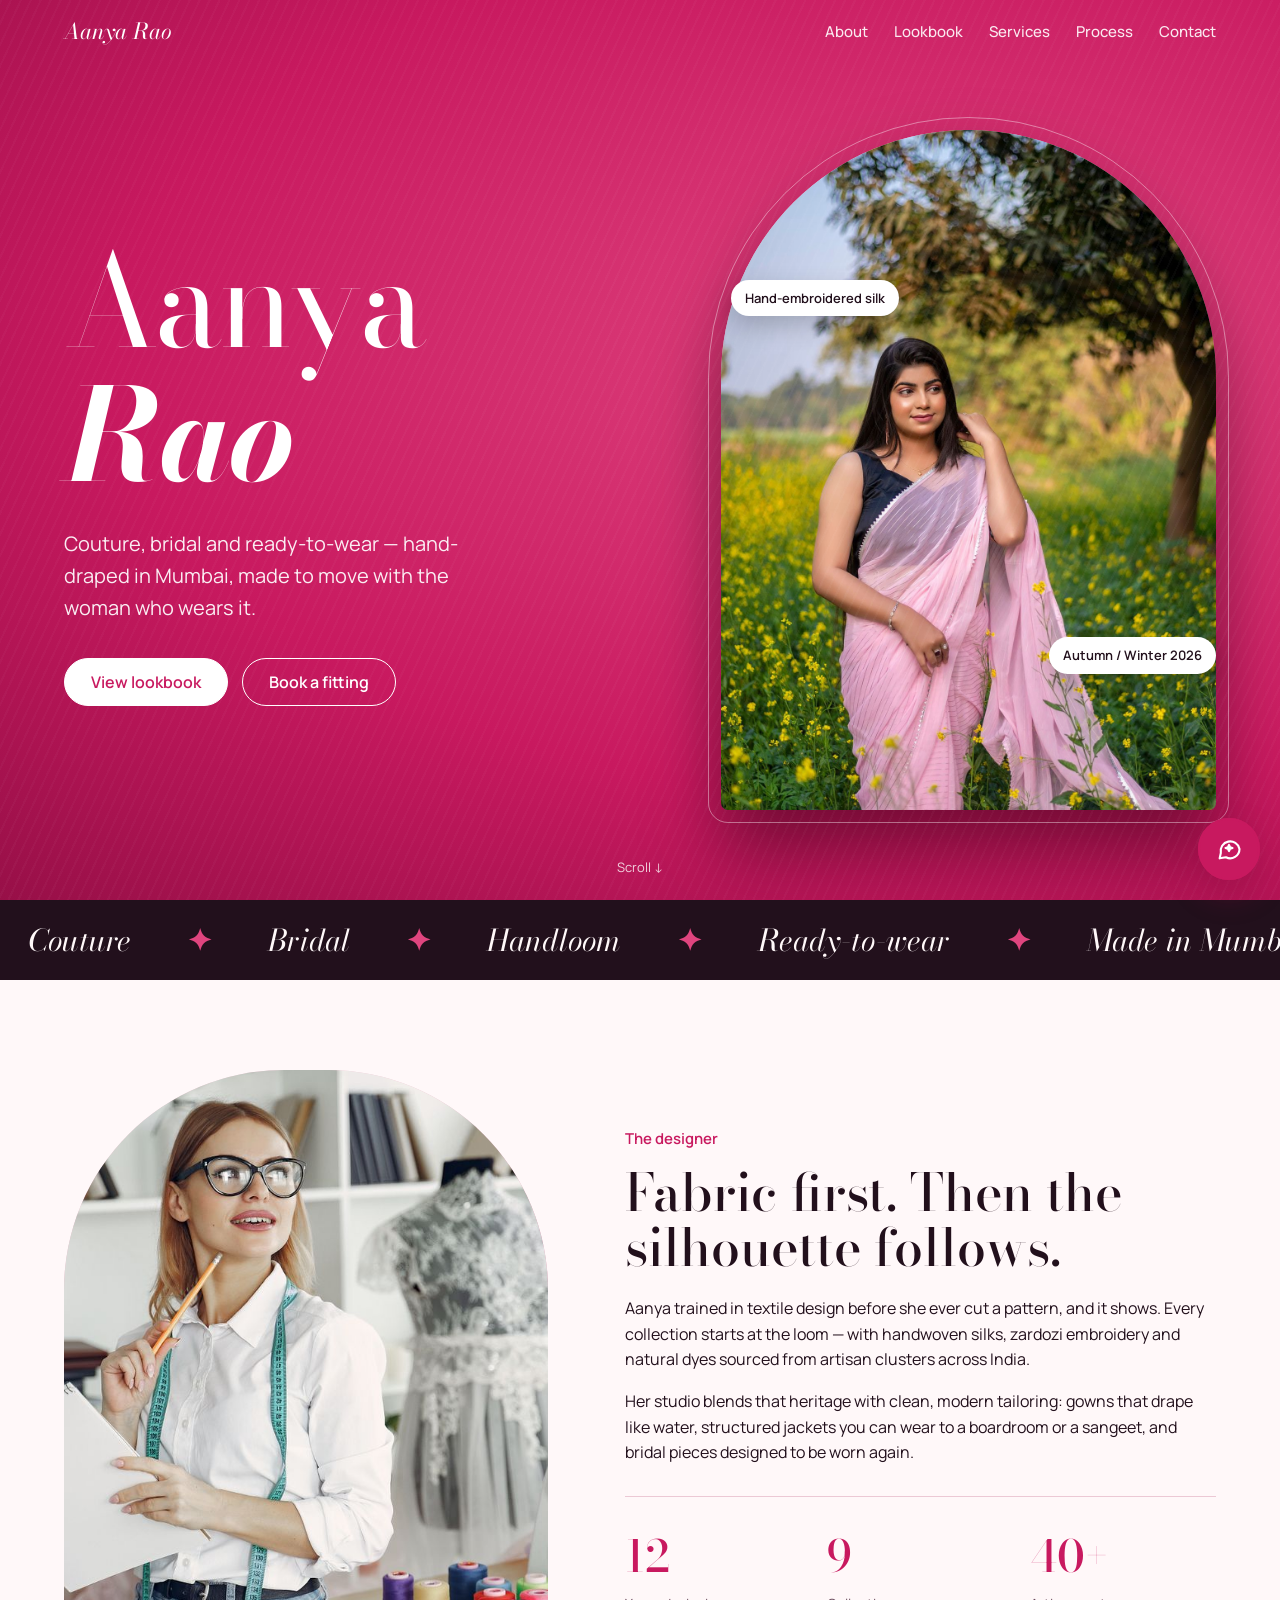
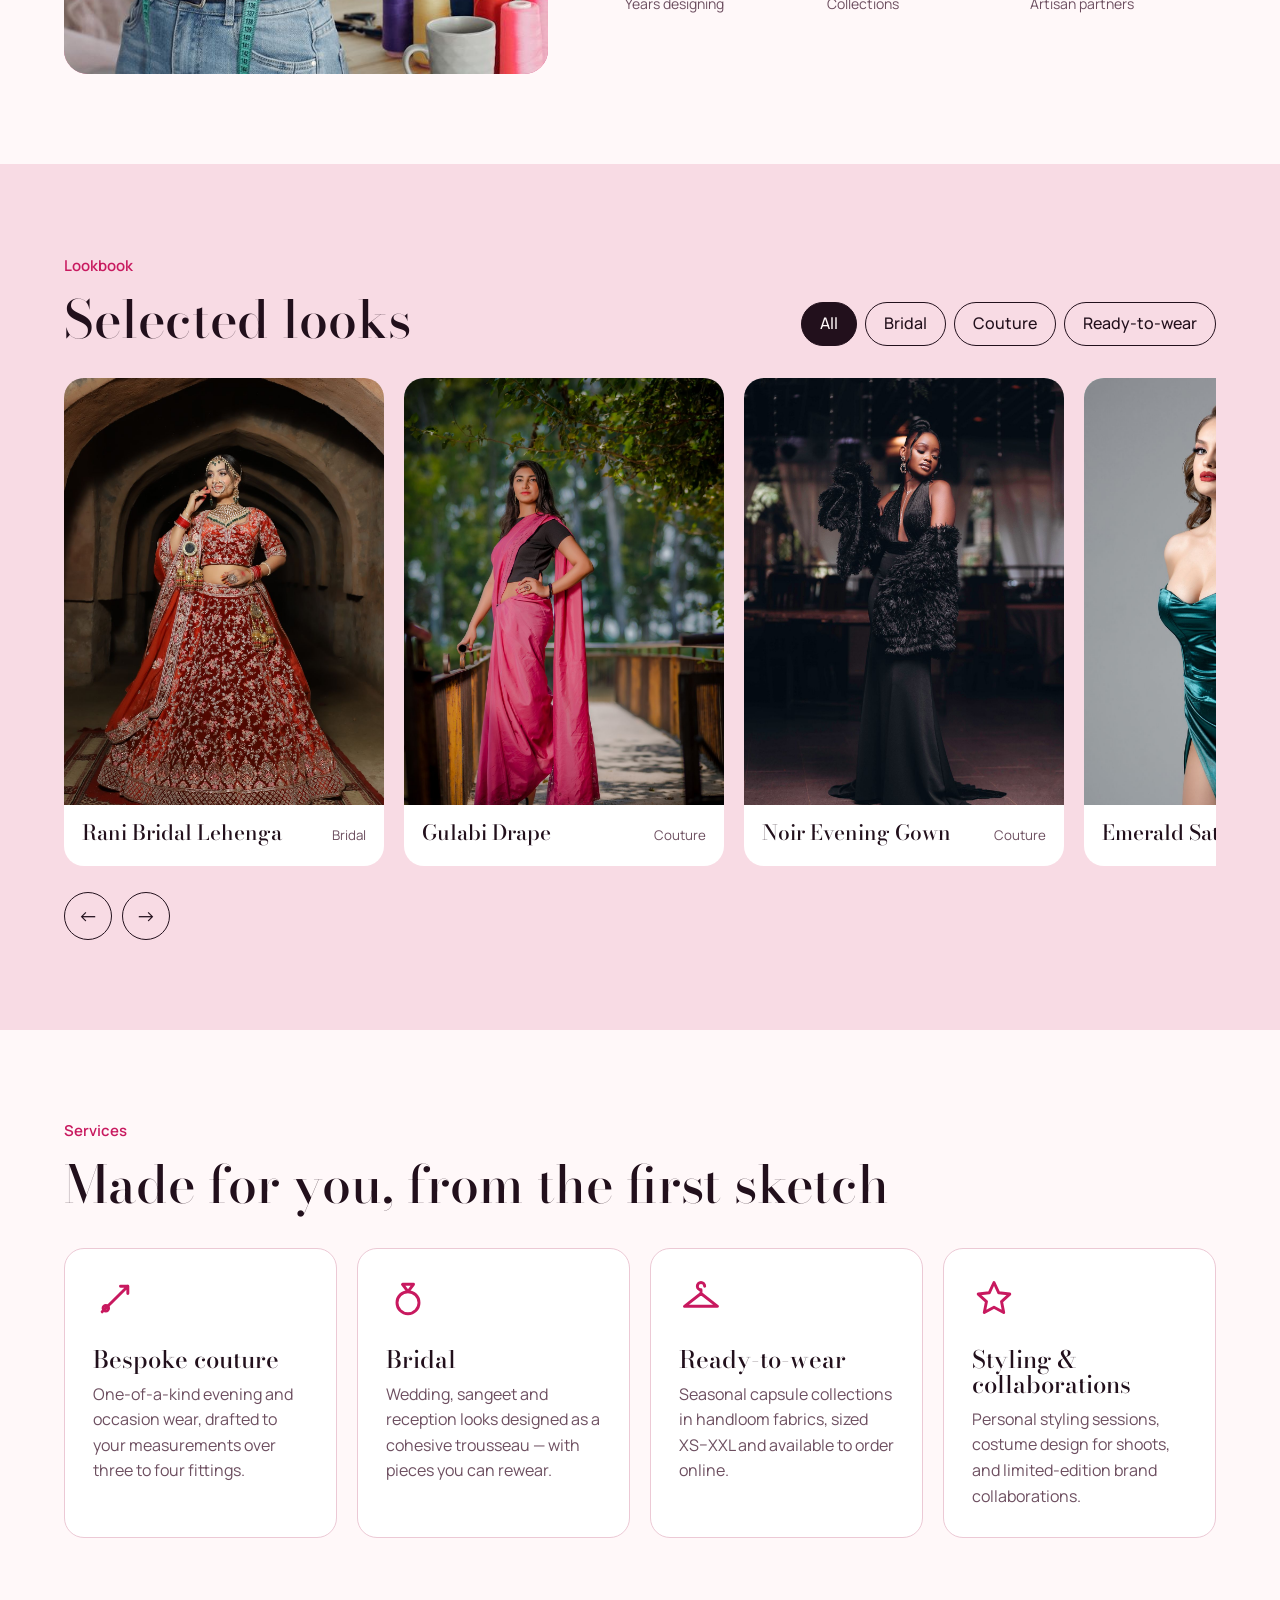
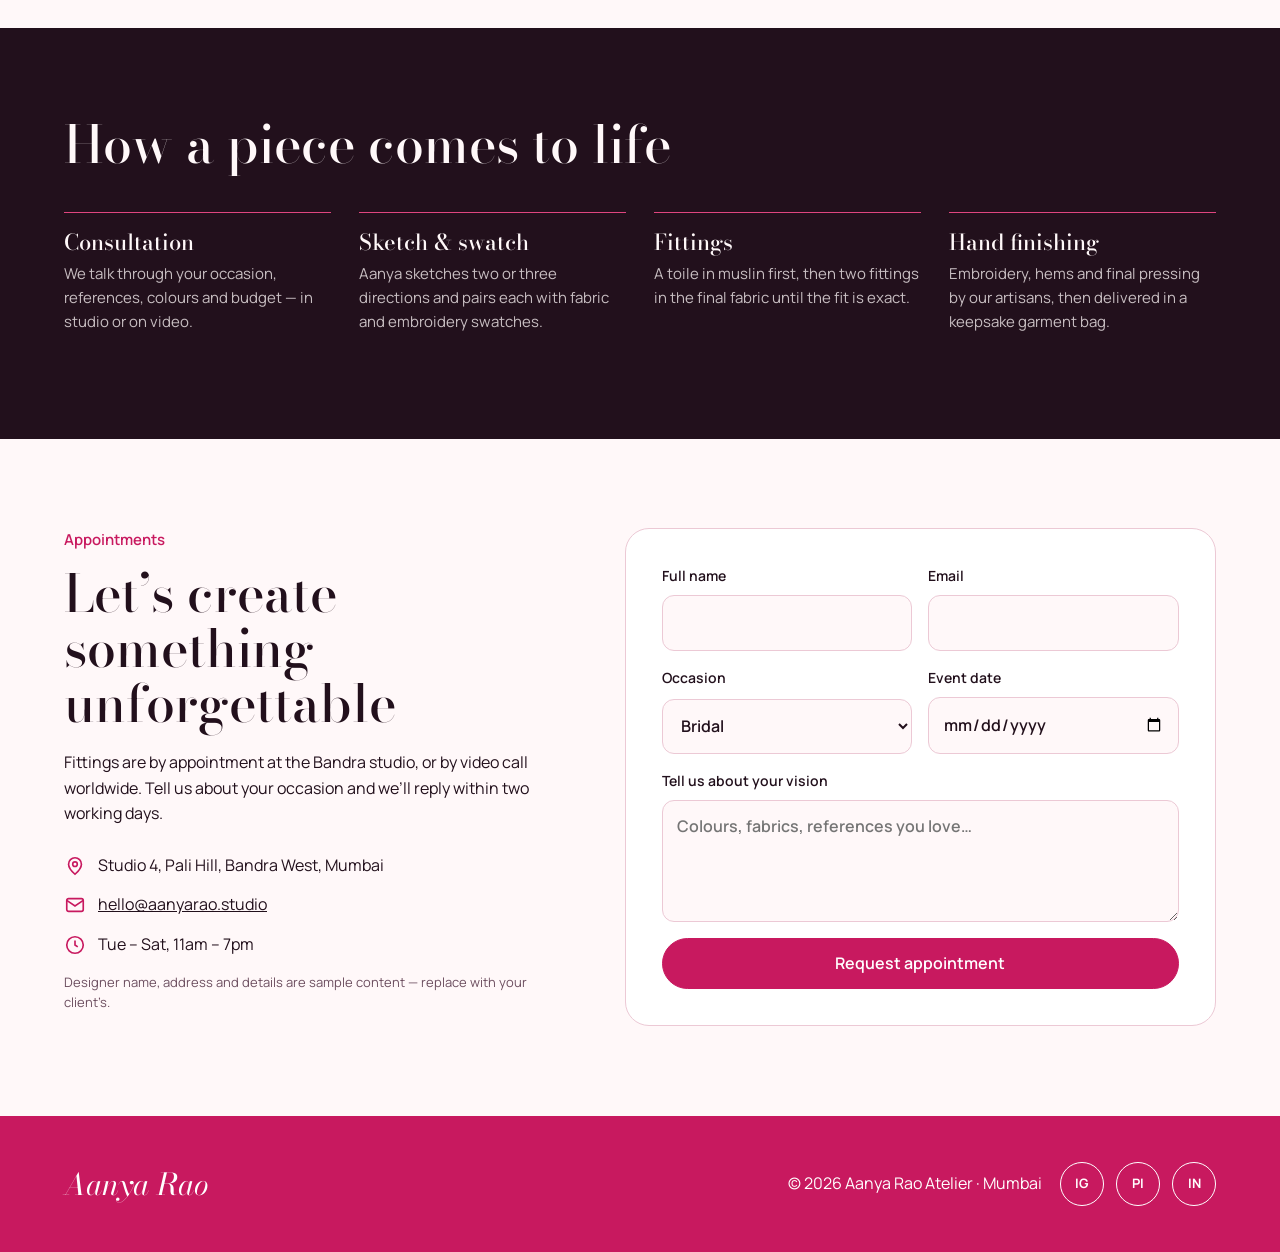
<file: r/index.html>
<!DOCTYPE html>
<html lang="en">
<head>
<meta charset="utf-8">
<meta name="viewport" content="width=device-width, initial-scale=1">
<title>Aanya Rao Atelier</title>
<link rel="preconnect" href="https://fonts.googleapis.com">
<link rel="preconnect" href="https://fonts.gstatic.com" crossorigin>
<link href="https://fonts.googleapis.com/css2?family=Bodoni+Moda:ital,opsz,wght@0,6..96,400..800;1,6..96,400..700&family=Manrope:wght@400;500;600;700&display=swap" rel="stylesheet">
<link rel="stylesheet" href="style.css">
</head>
<body>

<nav id="nav">
  <a class="logo" href="#top">Aanya Rao</a>
  <ul id="links">
    <li><a href="#about">About</a></li>
    <li><a href="#lookbook">Lookbook</a></li>
    <li><a href="#services">Services</a></li>
    <li><a href="#process">Process</a></li>
    <li><a href="#contact">Contact</a></li>
  </ul>
  <button class="menu" id="menu" aria-label="Open menu" aria-expanded="false"><span></span><span></span><span></span></button>
</nav>

<header class="hero" id="top">
  <div class="rv in">
    <h1>Aanya <em>Rao</em></h1>
    <p class="lede">Couture, bridal and ready-to-wear — hand-draped in Mumbai, made to move with the woman who wears it.</p>
    <div class="btns">
      <a class="btn fill" href="#lookbook">View lookbook</a>
      <a class="btn ghost" href="#contact">Book a fitting</a>
    </div>
  </div>
  <div class="stage">
    <div class="frame"><svg id="heroArt" viewBox="0 0 400 640" aria-hidden="true"></svg><img src="img/hero.jpg" alt="Model in a pink silk saree standing in a meadow" fetchpriority="high" onerror="this.remove()"></div>
    <span class="tag t1">Hand-embroidered silk</span>
    <span class="tag t2">Autumn / Winter 2026</span>
  </div>
  <span class="scrollcue">Scroll ↓</span>
</header>

<div class="marq" aria-hidden="true"><div id="mq"></div></div>

<section class="band" id="about">
  <div class="wrap about">
    <div class="portrait rv"><img src="img/designer.jpg" alt="Fashion designer holding a sketchbook in her studio" loading="lazy" onerror="this.remove()"></div>
    <div class="rv">
      <span class="kicker">The designer</span>
      <h2>Fabric first. Then the silhouette follows.</h2>
      <p style="margin-top:22px">Aanya trained in textile design before she ever cut a pattern, and it shows. Every collection starts at the loom — with handwoven silks, zardozi embroidery and natural dyes sourced from artisan clusters across India.</p>
      <p>Her studio blends that heritage with clean, modern tailoring: gowns that drape like water, structured jackets you can wear to a boardroom or a sangeet, and bridal pieces designed to be worn again.</p>
      <div class="stats">
        <div><b>12</b><span>Years designing</span></div>
        <div><b>9</b><span>Collections</span></div>
        <div><b>40+</b><span>Artisan partners</span></div>
      </div>
    </div>
  </div>
</section>

<section class="band lb" id="lookbook">
  <div class="wrap">
    <div class="lbhead rv">
      <div><span class="kicker">Lookbook</span><h2>Selected looks</h2></div>
      <div class="filters" id="filters"></div>
    </div>
    <div class="strip" id="strip" tabindex="0" aria-label="Lookbook, use arrow keys to browse"></div>
    <div class="arrows"><button id="prev" aria-label="Previous look">←</button><button id="next" aria-label="Next look">→</button></div>
  </div>
</section>

<section class="band" id="services">
  <div class="wrap">
    <span class="kicker rv">Services</span>
    <h2 class="rv">Made for you, from the first sketch</h2>
    <div class="svc" id="svc"></div>
  </div>
</section>

<section class="band proc" id="process">
  <div class="wrap">
    <h2 class="rv">How a piece comes to life</h2>
    <div class="steps" id="steps"></div>
  </div>
</section>

<section class="band" id="contact">
  <div class="wrap contact">
    <div class="rv">
      <span class="kicker">Appointments</span>
      <h2>Let’s create something unforgettable</h2>
      <p style="margin-top:20px">Fittings are by appointment at the Bandra studio, or by video call worldwide. Tell us about your occasion and we’ll reply within two working days.</p>
      <ul class="info">
        <li><svg viewBox="0 0 24 24" fill="none" stroke="currentColor" stroke-width="1.8"><path d="M12 21s-7-6.2-7-11a7 7 0 0114 0c0 4.8-7 11-7 11z"/><circle cx="12" cy="10" r="2.5"/></svg>Studio 4, Pali Hill, Bandra West, Mumbai</li>
        <li><svg viewBox="0 0 24 24" fill="none" stroke="currentColor" stroke-width="1.8"><rect x="3" y="5" width="18" height="14" rx="2"/><path d="M3 7l9 6 9-6"/></svg><a href="mailto:hello@aanyarao.studio">hello@aanyarao.studio</a></li>
        <li><svg viewBox="0 0 24 24" fill="none" stroke="currentColor" stroke-width="1.8"><circle cx="12" cy="12" r="9"/><path d="M12 7v5l3 2"/></svg>Tue – Sat, 11am – 7pm</li>
      </ul>
      <p class="note">Designer name, address and details are sample content — replace with your client’s.</p>
    </div>
    <form id="form" class="rv" novalidate>
      <div class="row">
        <label>Full name<input id="fname" required autocomplete="name"></label>
        <label>Email<input id="femail" type="email" required autocomplete="email"></label>
      </div>
      <div class="row">
        <label>Occasion<select id="focc"><option>Bridal</option><option>Couture / evening</option><option>Ready-to-wear</option><option>Styling session</option><option>Collaboration</option></select></label>
        <label>Event date<input id="fdate" type="date"></label>
      </div>
      <label>Tell us about your vision<textarea id="fmsg" placeholder="Colours, fabrics, references you love…"></textarea></label>
      <input type="checkbox" id="botcheck" name="botcheck" class="hp" tabindex="-1" autocomplete="off" aria-hidden="true">
      <button class="btn" type="submit">Request appointment</button>
      <div class="ok" id="ok" role="status"></div>
    </form>
  </div>
</section>

<footer>
  <a class="logo" href="#top">Aanya Rao</a>
  <span>© 2026 Aanya Rao Atelier · Mumbai</span>
  <div class="soc"><a href="#contact" aria-label="Instagram">IG</a><a href="#contact" aria-label="Pinterest">PI</a><a href="#contact" aria-label="LinkedIn">IN</a></div>
</footer>

<!-- AI style assistant -->
<button class="fab" id="chatFab" aria-label="Chat with the style assistant" aria-expanded="false" aria-controls="chat">
  <svg class="i-chat" viewBox="0 0 24 24" fill="none" stroke="currentColor" stroke-width="1.8" stroke-linecap="round" stroke-linejoin="round" aria-hidden="true"><path d="M21 12a8 8 0 01-11.6 7.1L4 20l1-4.6A8 8 0 1121 12z"/><path d="M12 8.5l.9 2 2.1.6-2.1.7-.9 2-.9-2-2.1-.7 2.1-.6z" fill="currentColor"/></svg>
  <svg class="i-x" viewBox="0 0 24 24" fill="none" stroke="currentColor" stroke-width="2" stroke-linecap="round" aria-hidden="true"><path d="M6 6l12 12M18 6L6 18"/></svg>
</button>
<section class="chat" id="chat" role="dialog" aria-label="Style assistant">
  <header class="chat-h">
    <span class="av" aria-hidden="true">AR</span>
    <div><b>Style assistant</b><small>AI · usually replies instantly</small></div>
    <button id="chatClose" aria-label="Close chat">×</button>
  </header>
  <div class="chat-log" id="chatLog" aria-live="polite"></div>
  <div class="chat-sugg" id="chatSugg">
    <button type="button">How long does bridal take?</button>
    <button type="button">What fabrics do you use?</button>
    <button type="button">How do I book a fitting?</button>
  </div>
  <form class="chat-f" id="chatForm">
    <input id="chatIn" placeholder="Ask about outfits, fittings…" autocomplete="off" maxlength="500" aria-label="Your message">
    <button aria-label="Send"><svg viewBox="0 0 24 24" fill="none" stroke="currentColor" stroke-width="2" stroke-linecap="round" stroke-linejoin="round"><path d="M5 12h14M13 6l6 6-6 6"/></svg></button>
  </form>
</section>

<div class="lbx" id="lbx" role="dialog" aria-modal="true" aria-labelledby="lbt">
  <button class="x" id="lbclose" aria-label="Close">×</button>
  <div class="box"><div class="pic" id="lbpic"></div><div class="txt" id="lbtxt"></div></div>
</div>

<script src="script.js" defer></script>
</body>
</html>
</file>
<file: p/style.css>
/* VOICE: elegant, confident, editorial — a couture house's lookbook.
   IDEA: the page behaves like a printed lookbook: cover, looks, atelier notes, appointment card.
   PICTURE: an illustrated gown on a dress form, its skirt swaying, on a fuchsia field.
   COLOUR and TYPE: fuchsia field, blush support, aubergine ink; Bodoni Moda display + Manrope.
   LAYOUT: full-bleed cover, swipeable lookbook strip, split atelier band, calm appointment form. */
:root{color-scheme:light dark;
--bg:light-dark(#fff8f9,#1a0f17);--ink:light-dark(#22101c,#fbeef2);--mute:light-dark(#6d4f60,#c9aab9);
--fu:#c8195f;--fu2:#e0457f;--blush:light-dark(#f8dbe4,#3a1d2e);--card:light-dark(#ffffff,#25141f);
--line:light-dark(#ecc9d5,#4a2a3c);--gold:#e9b949}
:root[data-theme=light]{color-scheme:light}:root[data-theme=dark]{color-scheme:dark}
*{box-sizing:border-box;min-width:0}
html{scroll-behavior:smooth;scroll-padding-top:72px}
body{margin:0;background:var(--bg);color:var(--ink);font:16px/1.6 Manrope,system-ui,sans-serif;overflow-x:clip}
h1,h2,h3{font-family:"Bodoni Moda",Didot,Georgia,serif;font-weight:500;line-height:1.05;text-wrap:balance;margin:0}
h2{font-size:clamp(32px,5vw,52px)}h3{font-size:24px}
p{margin:0 0 1em;max-width:62ch}
a{color:inherit}
.band{padding:clamp(48px,7vw,110px) max(5vw,16px)}
.wrap{max-width:1240px;margin:0 auto}
button,input,select,textarea{font:inherit}
:focus-visible{outline:2px solid var(--gold);outline-offset:3px}

/* nav */
nav{position:fixed;inset:0 0 auto;z-index:20;display:flex;align-items:center;gap:20px;padding:14px max(5vw,16px);transition:background .3s,box-shadow .3s;color:#fff}
nav.solid{background:color-mix(in srgb,var(--bg) 92%,transparent);backdrop-filter:blur(10px);color:var(--ink);box-shadow:0 1px 0 var(--line)}
.logo{font-family:"Bodoni Moda",serif;font-size:22px;text-decoration:none;margin-right:auto;font-style:italic}
nav ul{display:flex;gap:26px;list-style:none;margin:0;padding:0}
nav ul a{text-decoration:none;font-size:15px;font-weight:500;padding:10px 0;opacity:.9}
nav ul a:hover{opacity:1;text-decoration:underline;text-underline-offset:6px}
.menu{display:none;background:none;border:0;color:inherit;width:44px;height:44px;cursor:pointer}
.menu span{display:block;height:2px;background:currentColor;margin:6px 8px;transition:.3s}
@media(max-width:760px){
 .menu{display:block}
 nav ul{position:fixed;inset:64px 0 auto;flex-direction:column;gap:0;background:var(--bg);color:var(--ink);padding:8px max(5vw,16px) 20px;box-shadow:0 12px 30px #0003;transform:translateY(-130%);transition:transform .35s}
 nav.open ul{transform:none}nav ul a{display:block;padding:14px 0;font-size:18px;border-bottom:1px solid var(--line)}
 nav.open .menu span:nth-child(1){transform:translateY(8px) rotate(45deg)}nav.open .menu span:nth-child(2){opacity:0}nav.open .menu span:nth-child(3){transform:translateY(-8px) rotate(-45deg)}
}

/* hero */
.hero{min-height:100svh;background:radial-gradient(120% 90% at 75% 40%,var(--fu2),var(--fu) 55%,#8c0d42);color:#fff;display:grid;grid-template-columns:minmax(0,1.1fr) minmax(0,.9fr);align-items:center;gap:4vw;padding:96px max(5vw,16px) 56px;position:relative;overflow:hidden}
.hero::after{content:"";position:absolute;inset:0;background:repeating-linear-gradient(115deg,#ffffff07 0 2px,transparent 2px 9px);pointer-events:none}
.hero h1{font-size:clamp(54px,10vw,148px);font-weight:400;letter-spacing:-.02em}
.hero h1 em{display:block;font-weight:700}
.hero .lede{font-size:clamp(17px,1.6vw,20px);margin:26px 0 34px;opacity:.92;max-width:34ch}
.btns{display:flex;flex-wrap:wrap;gap:14px}
.btn{display:inline-flex;align-items:center;justify-content:center;min-height:48px;padding:0 26px;border-radius:40px;text-decoration:none;font-weight:600;border:1.5px solid currentColor;transition:transform .2s,background .2s,color .2s;cursor:pointer}
.btn.fill{background:#fff;color:var(--fu);border-color:#fff}
.btn:hover{transform:translateY(-2px)}
.btn.ghost:hover{background:#fff;color:var(--fu)}
.stage{position:relative;height:min(78svh,680px);display:grid;place-items:center}
.stage svg{height:100%;width:auto;max-width:100%;overflow:visible;filter:drop-shadow(0 30px 40px #4a0420aa)}
.sway{transform-origin:200px 250px;animation:sway 6s ease-in-out infinite}
@keyframes sway{50%{transform:rotate(1.6deg) skewX(-1.5deg)}}
.tag{position:absolute;background:#fff;color:var(--ink);font-size:13px;font-weight:600;padding:8px 14px;border-radius:30px;box-shadow:0 10px 24px #0003;white-space:nowrap}
.tag.t1{top:22%;left:2%}.tag.t2{bottom:20%;right:0}
.scrollcue{position:absolute;bottom:22px;left:50%;translate:-50% 0;font-size:13px;opacity:.8;z-index:2}
@media(max-width:760px){.hero{grid-template-columns:1fr;text-align:left;padding-top:90px}.stage{height:62svh;order:2}.tag.t1{left:0}.scrollcue{display:none}}

/* marquee */
.marq{background:var(--ink);color:var(--bg);overflow:hidden;white-space:nowrap;padding:16px 0;font-family:"Bodoni Moda",serif;font-style:italic;font-size:clamp(20px,2.5vw,30px)}
.marq div{display:inline-block;animation:mq 30s linear infinite}
.marq span{margin:0 28px}.marq b{color:var(--fu2);font-style:normal}
@keyframes mq{to{transform:translateX(-50%)}}

/* about */
.about{display:grid;grid-template-columns:minmax(0,.9fr) minmax(0,1.1fr);gap:clamp(32px,6vw,90px);align-items:center}
.portrait{aspect-ratio:4/5;border-radius:220px 220px 24px 24px;background:linear-gradient(160deg,var(--blush),var(--fu) 140%);position:relative;overflow:hidden}
.portrait svg{position:absolute;inset:0;width:100%;height:100%}
.stats{display:grid;grid-template-columns:repeat(3,minmax(0,1fr));gap:16px;margin-top:30px;border-top:1px solid var(--line);padding-top:24px}
.stats b{display:block;font-family:"Bodoni Moda",serif;font-size:clamp(30px,4vw,44px);font-weight:500;color:var(--fu)}
.stats span{font-size:14px;color:var(--mute)}
.kicker{color:var(--fu);font-weight:600;font-size:15px;margin-bottom:14px;display:block}
@media(max-width:760px){.about{grid-template-columns:1fr}.portrait{max-width:420px;width:100%;margin:0 auto}}

/* lookbook */
.lb{background:var(--blush)}
.lbhead{display:flex;flex-wrap:wrap;align-items:end;gap:20px;justify-content:space-between;margin-bottom:28px}
.filters{display:flex;flex-wrap:wrap;gap:8px}
.chip{min-height:44px;padding:0 18px;border-radius:30px;border:1.5px solid var(--ink);background:transparent;color:var(--ink);cursor:pointer;font-weight:500}
.chip[aria-pressed=true]{background:var(--ink);color:var(--bg)}
.strip{display:flex;gap:20px;overflow-x:auto;scroll-snap-type:x mandatory;padding:4px 2px 18px;scrollbar-width:thin}
.look{flex:0 0 clamp(240px,28vw,320px);scroll-snap-align:start;background:var(--card);border-radius:20px;overflow:hidden;cursor:pointer;border:0;padding:0;text-align:left;color:var(--ink);transition:transform .35s,box-shadow .35s}
.look:hover{transform:translateY(-6px);box-shadow:0 22px 40px #8c0d4230}
.look .art{aspect-ratio:3/4;display:grid;place-items:center;position:relative}
.look .art svg{height:88%;width:auto;transition:transform .5s}
.look:hover .art svg{transform:scale(1.05)}
.look .meta{padding:16px 18px 20px;display:flex;justify-content:space-between;gap:10px;align-items:baseline}
.look h3{font-size:21px}.look small{color:var(--mute);white-space:nowrap}
.arrows{display:flex;gap:10px;margin-top:8px}
.arrows button{width:48px;height:48px;border-radius:50%;border:1.5px solid var(--ink);background:transparent;color:var(--ink);cursor:pointer;font-size:20px}
.arrows button:hover{background:var(--ink);color:var(--bg)}

/* services */
.svc{display:grid;grid-template-columns:repeat(auto-fit,minmax(min(100%,260px),1fr));gap:20px;margin-top:36px}
.svc article{border:1px solid var(--line);border-radius:20px;padding:28px;background:var(--card);transition:border-color .3s,transform .3s}
.svc article:hover{border-color:var(--fu);transform:translateY(-4px)}
.svc svg{width:44px;height:44px;color:var(--fu);margin-bottom:18px}
.svc p{color:var(--mute);margin:10px 0 0}

/* process */
.proc{background:var(--ink);color:var(--bg)}
.steps{display:grid;grid-template-columns:repeat(auto-fit,minmax(min(100%,220px),1fr));gap:28px;margin-top:40px;counter-reset:s}
.steps div{border-top:1.5px solid var(--fu2);padding-top:18px}
.steps h3{font-size:22px;margin-bottom:8px}
.steps p{opacity:.75;font-size:15px}

/* contact */
.contact{display:grid;grid-template-columns:minmax(0,.9fr) minmax(0,1.1fr);gap:clamp(32px,6vw,80px)}
form{display:grid;gap:16px;background:var(--card);padding:clamp(22px,3vw,36px);border-radius:24px;border:1px solid var(--line)}
.row{display:grid;grid-template-columns:repeat(2,minmax(0,1fr));gap:16px}
label{display:grid;gap:6px;font-size:14px;font-weight:600}
input,select,textarea{font-size:16px;padding:13px 14px;border-radius:12px;border:1.5px solid var(--line);background:var(--bg);color:var(--ink);min-height:48px}
input:focus,select:focus,textarea:focus{border-color:var(--fu);outline:none}
textarea{min-height:120px;resize:vertical}
form .btn{background:var(--fu);color:#fff;border-color:var(--fu)}
.ok{display:none;padding:14px;border-radius:12px;background:var(--blush);font-weight:600}
.info{list-style:none;padding:0;margin:26px 0 0;display:grid;gap:14px}
.info li{display:flex;gap:12px;align-items:center}
.info svg{width:22px;height:22px;color:var(--fu);flex:none}
.note{font-size:13px;color:var(--mute);margin-top:14px}
@media(max-width:760px){.contact{grid-template-columns:1fr}.row{grid-template-columns:1fr}}

footer{background:var(--fu);color:#fff;padding:44px max(5vw,16px);display:flex;flex-wrap:wrap;gap:18px;justify-content:space-between;align-items:center}
footer .logo{font-size:30px}
.soc{display:flex;gap:12px}.soc a{width:44px;height:44px;border-radius:50%;border:1.5px solid #fff;display:grid;place-items:center;text-decoration:none;font-size:13px;font-weight:700}
.soc a:hover{background:#fff;color:var(--fu)}

/* lightbox */
.lbx{position:fixed;inset:0;z-index:50;background:#170a12ee;display:none;place-items:center;padding:20px}
.lbx.on{display:grid}
.lbx .box{background:var(--card);color:var(--ink);border-radius:24px;max-width:860px;width:100%;display:grid;grid-template-columns:minmax(0,1fr) minmax(0,1fr);overflow:hidden;max-height:90svh}
.lbx .pic{display:grid;place-items:center;padding:20px;min-height:320px}
.lbx .pic svg{height:min(60svh,460px);width:auto;max-width:100%}
.lbx .txt{padding:32px;overflow:auto}
.lbx .x{position:absolute;top:16px;right:16px;width:48px;height:48px;border-radius:50%;border:0;background:#fff;color:#22101c;font-size:24px;cursor:pointer}
.lbx dl{display:grid;grid-template-columns:auto 1fr;gap:6px 16px;font-size:15px;margin:18px 0 0}.lbx dt{color:var(--mute)}
@media(max-width:700px){.lbx .box{grid-template-columns:1fr;overflow:auto}.lbx .pic{min-height:0}.lbx .pic svg{height:38svh}}

.rv{opacity:0;transform:translateY(30px);transition:opacity .9s,transform .9s}
.rv.in{opacity:1;transform:none}
@media(prefers-reduced-motion:reduce){*{animation:none!important;transition:none!important}.rv{opacity:1;transform:none}html{scroll-behavior:auto}}

/* form states */
.hp{position:absolute;left:-9999px;width:1px;height:1px;opacity:0}
.ok.good{background:#d9f2e3;color:#0e5130}.ok.err{background:#fde2e2;color:#8a1020}
form .btn:disabled{opacity:.65;cursor:wait;transform:none}

/* AI chat */
.fab{position:fixed;right:max(20px,env(safe-area-inset-right));bottom:max(20px,env(safe-area-inset-bottom));z-index:40;width:62px;height:62px;border-radius:50%;border:0;cursor:pointer;
 background:var(--fu);color:#fff;display:grid;place-items:center;box-shadow:0 14px 30px #8c0d4266;transition:transform .25s}
.fab:hover{transform:scale(1.07)}
.fab svg{width:28px;height:28px;grid-area:1/1;transition:opacity .2s,transform .3s}
.fab .i-x{opacity:0;transform:rotate(-90deg)}.fab.x .i-chat{opacity:0;transform:rotate(90deg)}.fab.x .i-x{opacity:1;transform:none}
.fab::before{content:"";position:absolute;inset:0;border-radius:50%;border:2px solid var(--fu);animation:pulse 2.4s ease-out infinite}
.fab.x::before{display:none}
@keyframes pulse{to{transform:scale(1.6);opacity:0}}
.chat{position:fixed;right:20px;bottom:96px;z-index:40;width:min(380px,calc(100vw - 32px));height:min(560px,calc(100svh - 130px));
 background:var(--card);color:var(--ink);border-radius:22px;box-shadow:0 30px 60px #22101c44;border:1px solid var(--line);
 display:flex;flex-direction:column;overflow:hidden;opacity:0;visibility:hidden;transform:translateY(16px) scale(.97);transform-origin:bottom right;transition:.3s}
.chat.on{opacity:1;visibility:visible;transform:none}
.chat-h{display:flex;align-items:center;gap:12px;padding:14px 14px 14px 16px;background:var(--fu);color:#fff}
.chat-h div{flex:1;display:grid;line-height:1.3}.chat-h small{opacity:.85;font-size:13px}
.av{width:40px;height:40px;border-radius:50%;background:#fff;color:var(--fu);display:grid;place-items:center;font-family:"Bodoni Moda",serif;font-weight:700}
.chat-h button{width:44px;height:44px;border:0;background:none;color:#fff;font-size:26px;cursor:pointer;border-radius:50%}
.chat-h button:hover{background:#ffffff22}
.chat-log{flex:1;overflow-y:auto;padding:16px;display:flex;flex-direction:column;gap:10px}
.msg{max-width:85%;padding:10px 14px;border-radius:16px;font-size:15px;line-height:1.5;white-space:pre-wrap;overflow-wrap:anywhere}
.msg.bot{background:var(--blush);border-bottom-left-radius:4px;align-self:flex-start}
.msg.user{background:var(--fu);color:#fff;border-bottom-right-radius:4px;align-self:flex-end}
.msg.typing{animation:blink 1s infinite}@keyframes blink{50%{opacity:.4}}
.chat-sugg{display:flex;flex-wrap:wrap;gap:8px;padding:0 16px 10px}
.chat-sugg button{border:1.5px solid var(--fu);color:var(--fu);background:none;border-radius:20px;padding:8px 12px;font-size:13px;cursor:pointer;min-height:36px}
.chat-sugg button:hover{background:var(--fu);color:#fff}
.chat .chat-f{display:flex;gap:8px;padding:12px;border:0;border-top:1px solid var(--line);border-radius:0;background:var(--card)}
.chat-f input{flex:1;min-height:46px;border-radius:24px}
.chat-f button{width:46px;height:46px;border-radius:50%;border:0;background:var(--fu);color:#fff;cursor:pointer;flex:none;display:grid;place-items:center}
.chat-f button svg{width:20px;height:20px}
.chat-sugg[hidden]{display:none}
@media(max-width:600px){.chat{right:0;left:0;bottom:0;width:100%;height:85svh;border-radius:22px 22px 0 0}.fab.x{display:none}}

/* ===== real photos ===== */
.frame{height:100%;aspect-ratio:3/4;max-width:100%;border-radius:999px 999px 28px 28px;overflow:hidden;position:relative;
 box-shadow:0 40px 70px #4a0420aa;outline:1.5px solid #ffffff66;outline-offset:12px;background:linear-gradient(160deg,#f8dbe4,#8c0d42)}
.frame img{width:100%;height:100%;object-fit:cover;object-position:center 20%;animation:kb 18s ease-in-out infinite alternate}
@keyframes kb{from{transform:scale(1)}to{transform:scale(1.08) translateY(-1.5%)}}
.frame::after{content:"";position:absolute;inset:0;background:linear-gradient(180deg,transparent 60%,#8c0d4255)}
.portrait img{position:absolute;inset:0;width:100%;height:100%;object-fit:cover;object-position:center 25%}
.look .art{overflow:hidden}
.look .art img{position:absolute;inset:0;width:100%;height:100%;object-fit:cover;object-position:center 20%;transition:transform .7s}
.look:hover .art img{transform:scale(1.06)}
.look .art::after{content:"View look";position:absolute;left:14px;bottom:14px;background:#fff;color:#22101c;font-size:13px;font-weight:600;padding:7px 12px;border-radius:20px;opacity:0;transform:translateY(8px);transition:.3s}
.look:hover .art::after,.look:focus-visible .art::after{opacity:1;transform:none}
.lbx .pic{padding:0;position:relative;min-height:420px}
.lbx .pic img{position:absolute;inset:0;width:100%;height:100%;object-fit:cover;object-position:center 20%}
@media(max-width:700px){.lbx .pic{min-height:52svh}}
@media(max-width:760px){.frame{height:100%;margin:0 auto}}
.frame #heroArt{position:absolute;inset:8% 0 2%;width:100%;height:90%;filter:none}
.frame img{position:relative;z-index:1}
/* keep the floating labels above the photo, and inside the screen on phones */
.frame{isolation:isolate}
.tag{z-index:5}
@media(max-width:760px){.tag{font-size:12px;padding:7px 12px}.tag.t1{top:12%;left:4px}.tag.t2{bottom:10%;right:4px}}
</file>
<file: r/style.css>
/* VOICE: elegant, confident, editorial — a couture house's lookbook.
   IDEA: the page behaves like a printed lookbook: cover, looks, atelier notes, appointment card.
   PICTURE: an illustrated gown on a dress form, its skirt swaying, on a fuchsia field.
   COLOUR and TYPE: fuchsia field, blush support, aubergine ink; Bodoni Moda display + Manrope.
   LAYOUT: full-bleed cover, swipeable lookbook strip, split atelier band, calm appointment form. */
:root{color-scheme:light dark;
--bg:light-dark(#fff8f9,#1a0f17);--ink:light-dark(#22101c,#fbeef2);--mute:light-dark(#6d4f60,#c9aab9);
--fu:#c8195f;--fu2:#e0457f;--blush:light-dark(#f8dbe4,#3a1d2e);--card:light-dark(#ffffff,#25141f);
--line:light-dark(#ecc9d5,#4a2a3c);--gold:#e9b949}
:root[data-theme=light]{color-scheme:light}:root[data-theme=dark]{color-scheme:dark}
*{box-sizing:border-box;min-width:0}
html{scroll-behavior:smooth;scroll-padding-top:72px}
body{margin:0;background:var(--bg);color:var(--ink);font:16px/1.6 Manrope,system-ui,sans-serif;overflow-x:clip}
h1,h2,h3{font-family:"Bodoni Moda",Didot,Georgia,serif;font-weight:500;line-height:1.05;text-wrap:balance;margin:0}
h2{font-size:clamp(32px,5vw,52px)}h3{font-size:24px}
p{margin:0 0 1em;max-width:62ch}
a{color:inherit}
.band{padding:clamp(48px,7vw,110px) max(5vw,16px)}
.wrap{max-width:1240px;margin:0 auto}
button,input,select,textarea{font:inherit}
:focus-visible{outline:2px solid var(--gold);outline-offset:3px}

/* nav */
nav{position:fixed;inset:0 0 auto;z-index:20;display:flex;align-items:center;gap:20px;padding:14px max(5vw,16px);transition:background .3s,box-shadow .3s;color:#fff}
nav.solid{background:color-mix(in srgb,var(--bg) 92%,transparent);backdrop-filter:blur(10px);color:var(--ink);box-shadow:0 1px 0 var(--line)}
.logo{font-family:"Bodoni Moda",serif;font-size:22px;text-decoration:none;margin-right:auto;font-style:italic}
nav ul{display:flex;gap:26px;list-style:none;margin:0;padding:0}
nav ul a{text-decoration:none;font-size:15px;font-weight:500;padding:10px 0;opacity:.9}
nav ul a:hover{opacity:1;text-decoration:underline;text-underline-offset:6px}
.menu{display:none;background:none;border:0;color:inherit;width:44px;height:44px;cursor:pointer}
.menu span{display:block;height:2px;background:currentColor;margin:6px 8px;transition:.3s}
@media(max-width:760px){
 .menu{display:block}
 nav ul{position:fixed;inset:64px 0 auto;flex-direction:column;gap:0;background:var(--bg);color:var(--ink);padding:8px max(5vw,16px) 20px;box-shadow:0 12px 30px #0003;transform:translateY(-130%);transition:transform .35s}
 nav.open ul{transform:none}nav ul a{display:block;padding:14px 0;font-size:18px;border-bottom:1px solid var(--line)}
 nav.open .menu span:nth-child(1){transform:translateY(8px) rotate(45deg)}nav.open .menu span:nth-child(2){opacity:0}nav.open .menu span:nth-child(3){transform:translateY(-8px) rotate(-45deg)}
}

/* hero */
.hero{min-height:100svh;background:radial-gradient(120% 90% at 75% 40%,var(--fu2),var(--fu) 55%,#8c0d42);color:#fff;display:grid;grid-template-columns:minmax(0,1.1fr) minmax(0,.9fr);align-items:center;gap:4vw;padding:96px max(5vw,16px) 56px;position:relative;overflow:hidden}
.hero::after{content:"";position:absolute;inset:0;background:repeating-linear-gradient(115deg,#ffffff07 0 2px,transparent 2px 9px);pointer-events:none}
.hero h1{font-size:clamp(54px,10vw,148px);font-weight:400;letter-spacing:-.02em}
.hero h1 em{display:block;font-weight:700}
.hero .lede{font-size:clamp(17px,1.6vw,20px);margin:26px 0 34px;opacity:.92;max-width:34ch}
.btns{display:flex;flex-wrap:wrap;gap:14px}
.btn{display:inline-flex;align-items:center;justify-content:center;min-height:48px;padding:0 26px;border-radius:40px;text-decoration:none;font-weight:600;border:1.5px solid currentColor;transition:transform .2s,background .2s,color .2s;cursor:pointer}
.btn.fill{background:#fff;color:var(--fu);border-color:#fff}
.btn:hover{transform:translateY(-2px)}
.btn.ghost:hover{background:#fff;color:var(--fu)}
.stage{position:relative;height:min(78svh,680px);display:grid;place-items:center}
.stage svg{height:100%;width:auto;max-width:100%;overflow:visible;filter:drop-shadow(0 30px 40px #4a0420aa)}
.sway{transform-origin:200px 250px;animation:sway 6s ease-in-out infinite}
@keyframes sway{50%{transform:rotate(1.6deg) skewX(-1.5deg)}}
.tag{position:absolute;background:#fff;color:var(--ink);font-size:13px;font-weight:600;padding:8px 14px;border-radius:30px;box-shadow:0 10px 24px #0003;white-space:nowrap}
.tag.t1{top:22%;left:2%}.tag.t2{bottom:20%;right:0}
.scrollcue{position:absolute;bottom:22px;left:50%;translate:-50% 0;font-size:13px;opacity:.8;z-index:2}
@media(max-width:760px){.hero{grid-template-columns:1fr;text-align:left;padding-top:90px}.stage{height:62svh;order:2}.tag.t1{left:0}.scrollcue{display:none}}

/* marquee */
.marq{background:var(--ink);color:var(--bg);overflow:hidden;white-space:nowrap;padding:16px 0;font-family:"Bodoni Moda",serif;font-style:italic;font-size:clamp(20px,2.5vw,30px)}
.marq div{display:inline-block;animation:mq 30s linear infinite}
.marq span{margin:0 28px}.marq b{color:var(--fu2);font-style:normal}
@keyframes mq{to{transform:translateX(-50%)}}

/* about */
.about{display:grid;grid-template-columns:minmax(0,.9fr) minmax(0,1.1fr);gap:clamp(32px,6vw,90px);align-items:center}
.portrait{aspect-ratio:4/5;border-radius:220px 220px 24px 24px;background:linear-gradient(160deg,var(--blush),var(--fu) 140%);position:relative;overflow:hidden}
.portrait svg{position:absolute;inset:0;width:100%;height:100%}
.stats{display:grid;grid-template-columns:repeat(3,minmax(0,1fr));gap:16px;margin-top:30px;border-top:1px solid var(--line);padding-top:24px}
.stats b{display:block;font-family:"Bodoni Moda",serif;font-size:clamp(30px,4vw,44px);font-weight:500;color:var(--fu)}
.stats span{font-size:14px;color:var(--mute)}
.kicker{color:var(--fu);font-weight:600;font-size:15px;margin-bottom:14px;display:block}
@media(max-width:760px){.about{grid-template-columns:1fr}.portrait{max-width:420px;width:100%;margin:0 auto}}

/* lookbook */
.lb{background:var(--blush)}
.lbhead{display:flex;flex-wrap:wrap;align-items:end;gap:20px;justify-content:space-between;margin-bottom:28px}
.filters{display:flex;flex-wrap:wrap;gap:8px}
.chip{min-height:44px;padding:0 18px;border-radius:30px;border:1.5px solid var(--ink);background:transparent;color:var(--ink);cursor:pointer;font-weight:500}
.chip[aria-pressed=true]{background:var(--ink);color:var(--bg)}
.strip{display:flex;gap:20px;overflow-x:auto;scroll-snap-type:x mandatory;padding:4px 2px 18px;scrollbar-width:thin}
.look{flex:0 0 clamp(240px,28vw,320px);scroll-snap-align:start;background:var(--card);border-radius:20px;overflow:hidden;cursor:pointer;border:0;padding:0;text-align:left;color:var(--ink);transition:transform .35s,box-shadow .35s}
.look:hover{transform:translateY(-6px);box-shadow:0 22px 40px #8c0d4230}
.look .art{aspect-ratio:3/4;display:grid;place-items:center;position:relative}
.look .art svg{height:88%;width:auto;transition:transform .5s}
.look:hover .art svg{transform:scale(1.05)}
.look .meta{padding:16px 18px 20px;display:flex;justify-content:space-between;gap:10px;align-items:baseline}
.look h3{font-size:21px}.look small{color:var(--mute);white-space:nowrap}
.arrows{display:flex;gap:10px;margin-top:8px}
.arrows button{width:48px;height:48px;border-radius:50%;border:1.5px solid var(--ink);background:transparent;color:var(--ink);cursor:pointer;font-size:20px}
.arrows button:hover{background:var(--ink);color:var(--bg)}

/* services */
.svc{display:grid;grid-template-columns:repeat(auto-fit,minmax(min(100%,260px),1fr));gap:20px;margin-top:36px}
.svc article{border:1px solid var(--line);border-radius:20px;padding:28px;background:var(--card);transition:border-color .3s,transform .3s}
.svc article:hover{border-color:var(--fu);transform:translateY(-4px)}
.svc svg{width:44px;height:44px;color:var(--fu);margin-bottom:18px}
.svc p{color:var(--mute);margin:10px 0 0}

/* process */
.proc{background:var(--ink);color:var(--bg)}
.steps{display:grid;grid-template-columns:repeat(auto-fit,minmax(min(100%,220px),1fr));gap:28px;margin-top:40px;counter-reset:s}
.steps div{border-top:1.5px solid var(--fu2);padding-top:18px}
.steps h3{font-size:22px;margin-bottom:8px}
.steps p{opacity:.75;font-size:15px}

/* contact */
.contact{display:grid;grid-template-columns:minmax(0,.9fr) minmax(0,1.1fr);gap:clamp(32px,6vw,80px)}
form{display:grid;gap:16px;background:var(--card);padding:clamp(22px,3vw,36px);border-radius:24px;border:1px solid var(--line)}
.row{display:grid;grid-template-columns:repeat(2,minmax(0,1fr));gap:16px}
label{display:grid;gap:6px;font-size:14px;font-weight:600}
input,select,textarea{font-size:16px;padding:13px 14px;border-radius:12px;border:1.5px solid var(--line);background:var(--bg);color:var(--ink);min-height:48px}
input:focus,select:focus,textarea:focus{border-color:var(--fu);outline:none}
textarea{min-height:120px;resize:vertical}
form .btn{background:var(--fu);color:#fff;border-color:var(--fu)}
.ok{display:none;padding:14px;border-radius:12px;background:var(--blush);font-weight:600}
.info{list-style:none;padding:0;margin:26px 0 0;display:grid;gap:14px}
.info li{display:flex;gap:12px;align-items:center}
.info svg{width:22px;height:22px;color:var(--fu);flex:none}
.note{font-size:13px;color:var(--mute);margin-top:14px}
@media(max-width:760px){.contact{grid-template-columns:1fr}.row{grid-template-columns:1fr}}

footer{background:var(--fu);color:#fff;padding:44px max(5vw,16px);display:flex;flex-wrap:wrap;gap:18px;justify-content:space-between;align-items:center}
footer .logo{font-size:30px}
.soc{display:flex;gap:12px}.soc a{width:44px;height:44px;border-radius:50%;border:1.5px solid #fff;display:grid;place-items:center;text-decoration:none;font-size:13px;font-weight:700}
.soc a:hover{background:#fff;color:var(--fu)}

/* lightbox */
.lbx{position:fixed;inset:0;z-index:50;background:#170a12ee;display:none;place-items:center;padding:20px}
.lbx.on{display:grid}
.lbx .box{background:var(--card);color:var(--ink);border-radius:24px;max-width:860px;width:100%;display:grid;grid-template-columns:minmax(0,1fr) minmax(0,1fr);overflow:hidden;max-height:90svh}
.lbx .pic{display:grid;place-items:center;padding:20px;min-height:320px}
.lbx .pic svg{height:min(60svh,460px);width:auto;max-width:100%}
.lbx .txt{padding:32px;overflow:auto}
.lbx .x{position:absolute;top:16px;right:16px;width:48px;height:48px;border-radius:50%;border:0;background:#fff;color:#22101c;font-size:24px;cursor:pointer}
.lbx dl{display:grid;grid-template-columns:auto 1fr;gap:6px 16px;font-size:15px;margin:18px 0 0}.lbx dt{color:var(--mute)}
@media(max-width:700px){.lbx .box{grid-template-columns:1fr;overflow:auto}.lbx .pic{min-height:0}.lbx .pic svg{height:38svh}}

.rv{opacity:0;transform:translateY(30px);transition:opacity .9s,transform .9s}
.rv.in{opacity:1;transform:none}
@media(prefers-reduced-motion:reduce){*{animation:none!important;transition:none!important}.rv{opacity:1;transform:none}html{scroll-behavior:auto}}

/* form states */
.hp{position:absolute;left:-9999px;width:1px;height:1px;opacity:0}
.ok.good{background:#d9f2e3;color:#0e5130}.ok.err{background:#fde2e2;color:#8a1020}
form .btn:disabled{opacity:.65;cursor:wait;transform:none}

/* AI chat */
.fab{position:fixed;right:max(20px,env(safe-area-inset-right));bottom:max(20px,env(safe-area-inset-bottom));z-index:40;width:62px;height:62px;border-radius:50%;border:0;cursor:pointer;
 background:var(--fu);color:#fff;display:grid;place-items:center;box-shadow:0 14px 30px #8c0d4266;transition:transform .25s}
.fab:hover{transform:scale(1.07)}
.fab svg{width:28px;height:28px;grid-area:1/1;transition:opacity .2s,transform .3s}
.fab .i-x{opacity:0;transform:rotate(-90deg)}.fab.x .i-chat{opacity:0;transform:rotate(90deg)}.fab.x .i-x{opacity:1;transform:none}
.fab::before{content:"";position:absolute;inset:0;border-radius:50%;border:2px solid var(--fu);animation:pulse 2.4s ease-out infinite}
.fab.x::before{display:none}
@keyframes pulse{to{transform:scale(1.6);opacity:0}}
.chat{position:fixed;right:20px;bottom:96px;z-index:40;width:min(380px,calc(100vw - 32px));height:min(560px,calc(100svh - 130px));
 background:var(--card);color:var(--ink);border-radius:22px;box-shadow:0 30px 60px #22101c44;border:1px solid var(--line);
 display:flex;flex-direction:column;overflow:hidden;opacity:0;visibility:hidden;transform:translateY(16px) scale(.97);transform-origin:bottom right;transition:.3s}
.chat.on{opacity:1;visibility:visible;transform:none}
.chat-h{display:flex;align-items:center;gap:12px;padding:14px 14px 14px 16px;background:var(--fu);color:#fff}
.chat-h div{flex:1;display:grid;line-height:1.3}.chat-h small{opacity:.85;font-size:13px}
.av{width:40px;height:40px;border-radius:50%;background:#fff;color:var(--fu);display:grid;place-items:center;font-family:"Bodoni Moda",serif;font-weight:700}
.chat-h button{width:44px;height:44px;border:0;background:none;color:#fff;font-size:26px;cursor:pointer;border-radius:50%}
.chat-h button:hover{background:#ffffff22}
.chat-log{flex:1;overflow-y:auto;padding:16px;display:flex;flex-direction:column;gap:10px}
.msg{max-width:85%;padding:10px 14px;border-radius:16px;font-size:15px;line-height:1.5;white-space:pre-wrap;overflow-wrap:anywhere}
.msg.bot{background:var(--blush);border-bottom-left-radius:4px;align-self:flex-start}
.msg.user{background:var(--fu);color:#fff;border-bottom-right-radius:4px;align-self:flex-end}
.msg.typing{animation:blink 1s infinite}@keyframes blink{50%{opacity:.4}}
.chat-sugg{display:flex;flex-wrap:wrap;gap:8px;padding:0 16px 10px}
.chat-sugg button{border:1.5px solid var(--fu);color:var(--fu);background:none;border-radius:20px;padding:8px 12px;font-size:13px;cursor:pointer;min-height:36px}
.chat-sugg button:hover{background:var(--fu);color:#fff}
.chat .chat-f{display:flex;gap:8px;padding:12px;border:0;border-top:1px solid var(--line);border-radius:0;background:var(--card)}
.chat-f input{flex:1;min-height:46px;border-radius:24px}
.chat-f button{width:46px;height:46px;border-radius:50%;border:0;background:var(--fu);color:#fff;cursor:pointer;flex:none;display:grid;place-items:center}
.chat-f button svg{width:20px;height:20px}
.chat-sugg[hidden]{display:none}
@media(max-width:600px){.chat{right:0;left:0;bottom:0;width:100%;height:85svh;border-radius:22px 22px 0 0}.fab.x{display:none}}

/* ===== real photos ===== */
.frame{height:100%;aspect-ratio:3/4;max-width:100%;border-radius:999px 999px 28px 28px;overflow:hidden;position:relative;
 box-shadow:0 40px 70px #4a0420aa;outline:1.5px solid #ffffff66;outline-offset:12px;background:linear-gradient(160deg,#f8dbe4,#8c0d42)}
.frame img{width:100%;height:100%;object-fit:cover;object-position:center 20%;animation:kb 18s ease-in-out infinite alternate}
@keyframes kb{from{transform:scale(1)}to{transform:scale(1.08) translateY(-1.5%)}}
.frame::after{content:"";position:absolute;inset:0;background:linear-gradient(180deg,transparent 60%,#8c0d4255)}
.portrait img{position:absolute;inset:0;width:100%;height:100%;object-fit:cover;object-position:center 25%}
.look .art{overflow:hidden}
.look .art img{position:absolute;inset:0;width:100%;height:100%;object-fit:cover;object-position:center 20%;transition:transform .7s}
.look:hover .art img{transform:scale(1.06)}
.look .art::after{content:"View look";position:absolute;left:14px;bottom:14px;background:#fff;color:#22101c;font-size:13px;font-weight:600;padding:7px 12px;border-radius:20px;opacity:0;transform:translateY(8px);transition:.3s}
.look:hover .art::after,.look:focus-visible .art::after{opacity:1;transform:none}
.lbx .pic{padding:0;position:relative;min-height:420px}
.lbx .pic img{position:absolute;inset:0;width:100%;height:100%;object-fit:cover;object-position:center 20%}
@media(max-width:700px){.lbx .pic{min-height:52svh}}
@media(max-width:760px){.frame{height:100%;margin:0 auto}}
.frame #heroArt{position:absolute;inset:8% 0 2%;width:100%;height:90%;filter:none}
.frame img{position:relative;z-index:1}
/* keep the floating labels above the photo, and inside the screen on phones */
.frame{isolation:isolate}
.tag{z-index:5}
@media(max-width:760px){.tag{font-size:12px;padding:7px 12px}.tag.t1{top:12%;left:4px}.tag.t2{bottom:10%;right:4px}}
</file>
